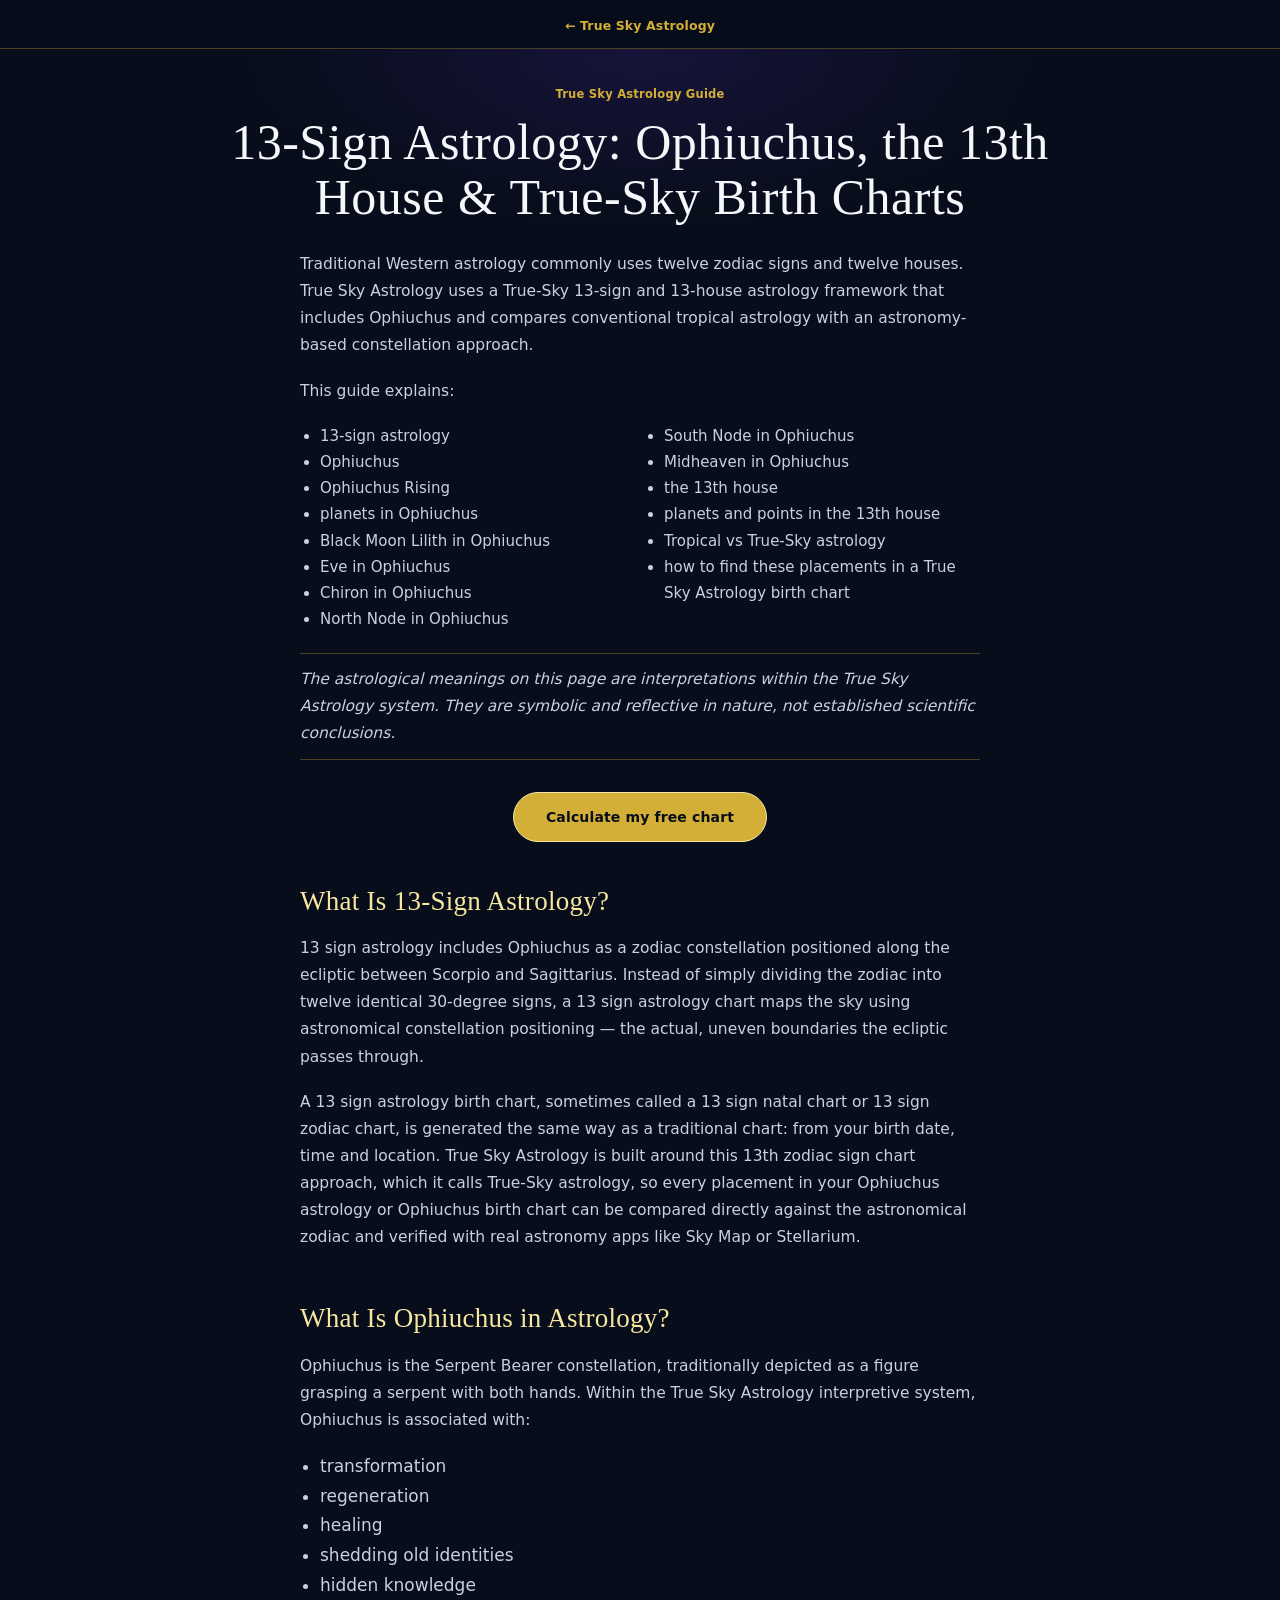
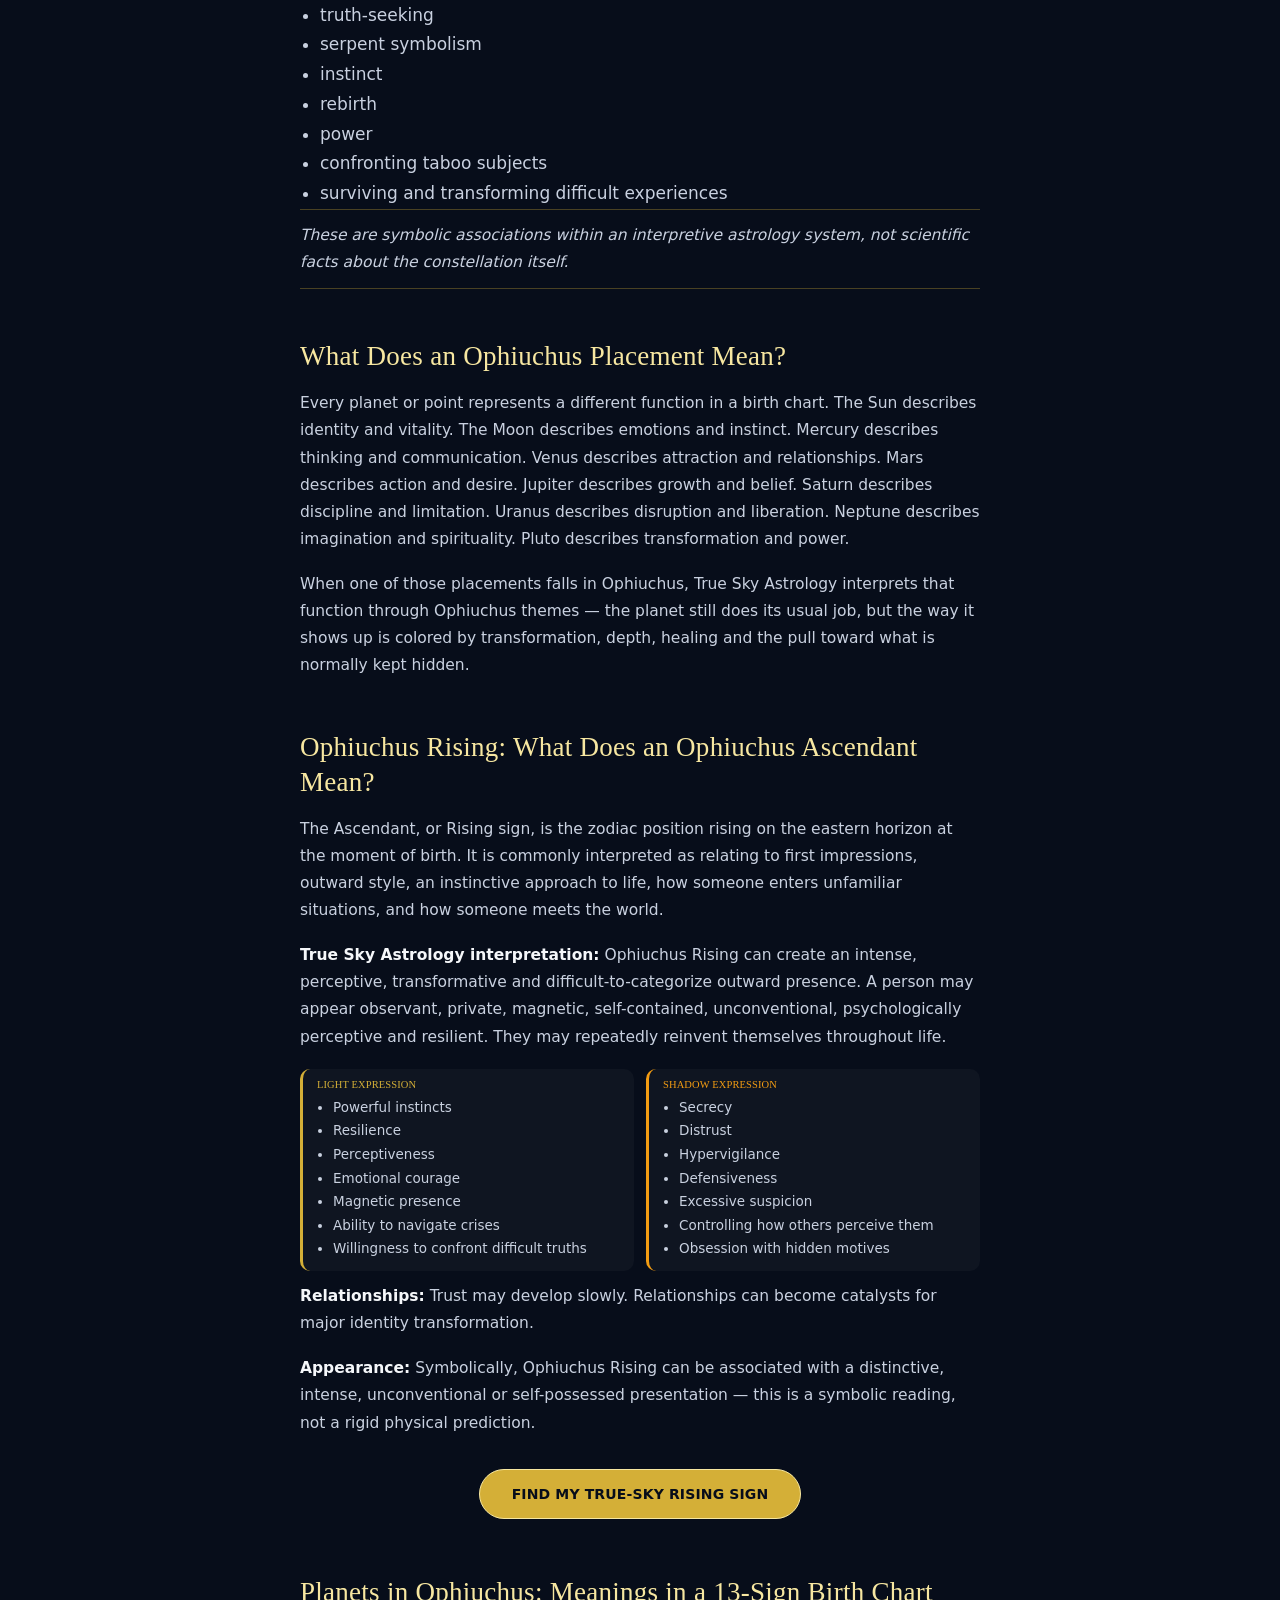
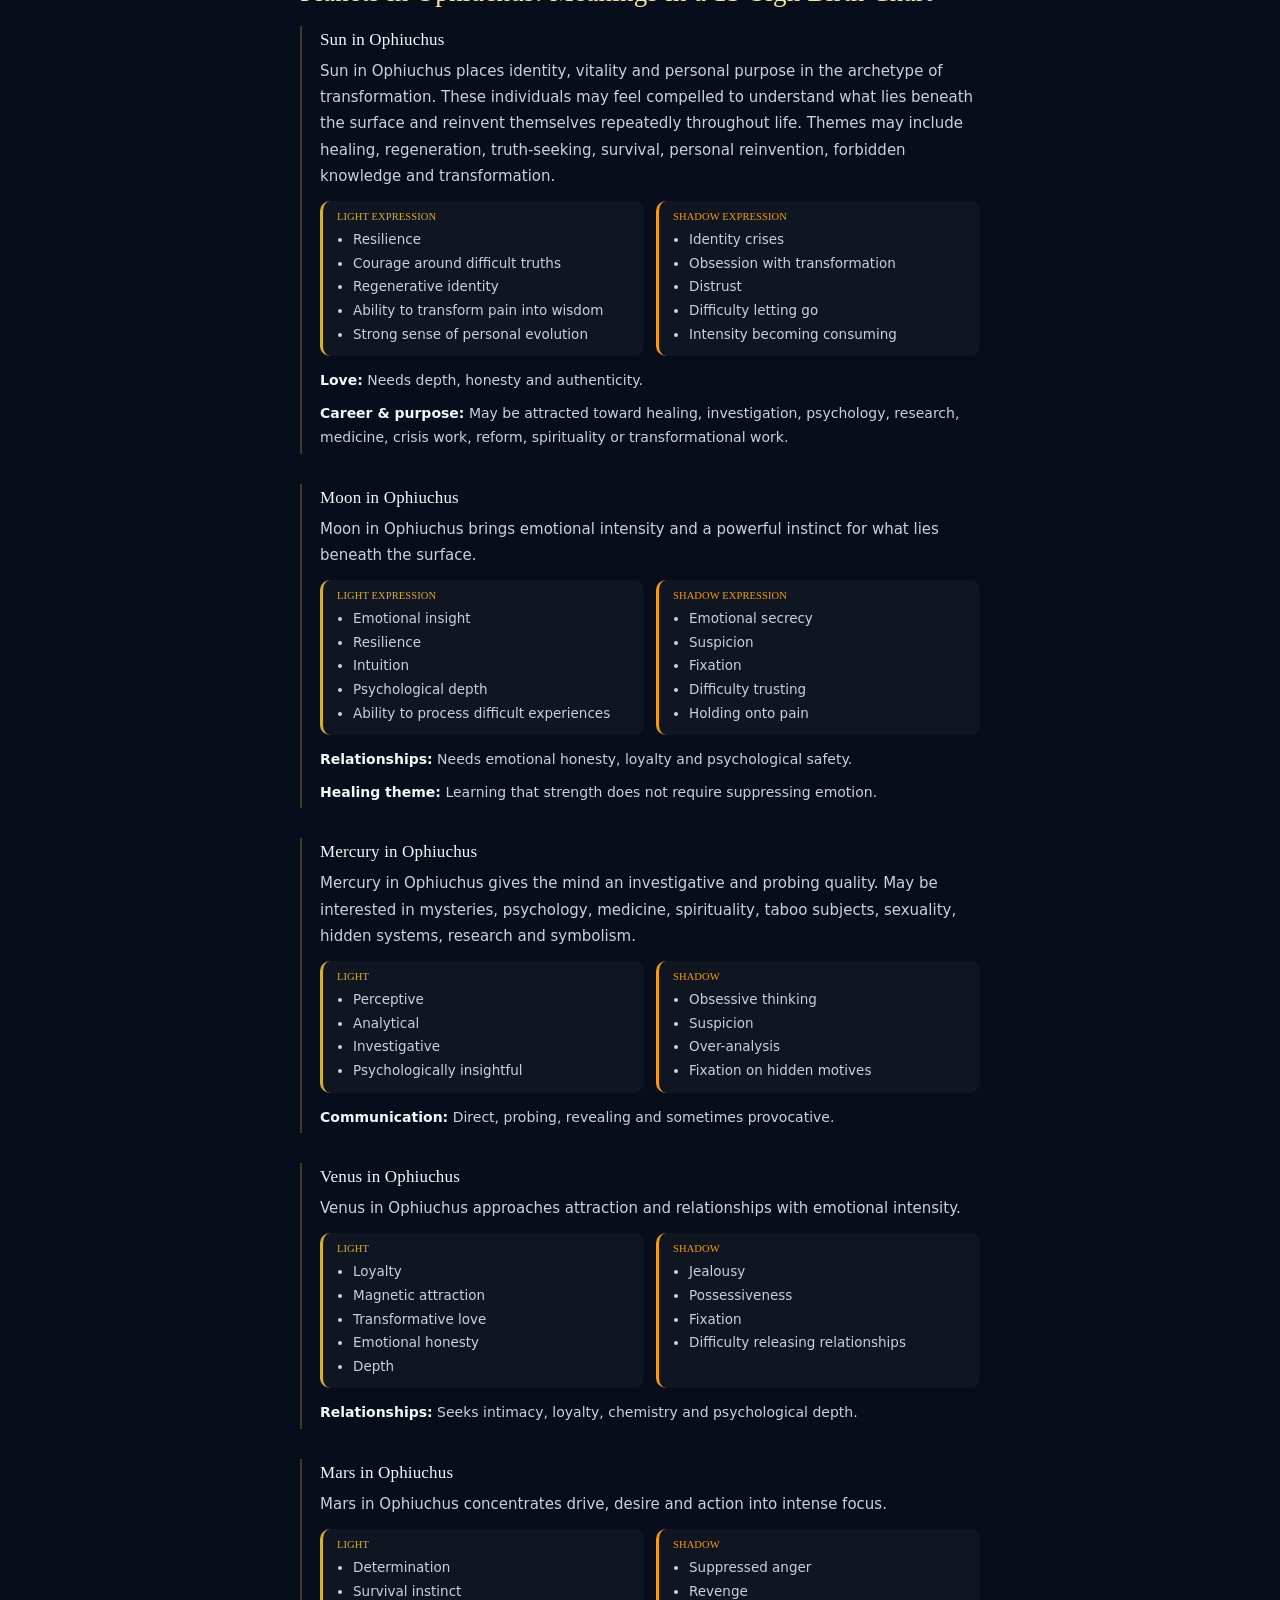
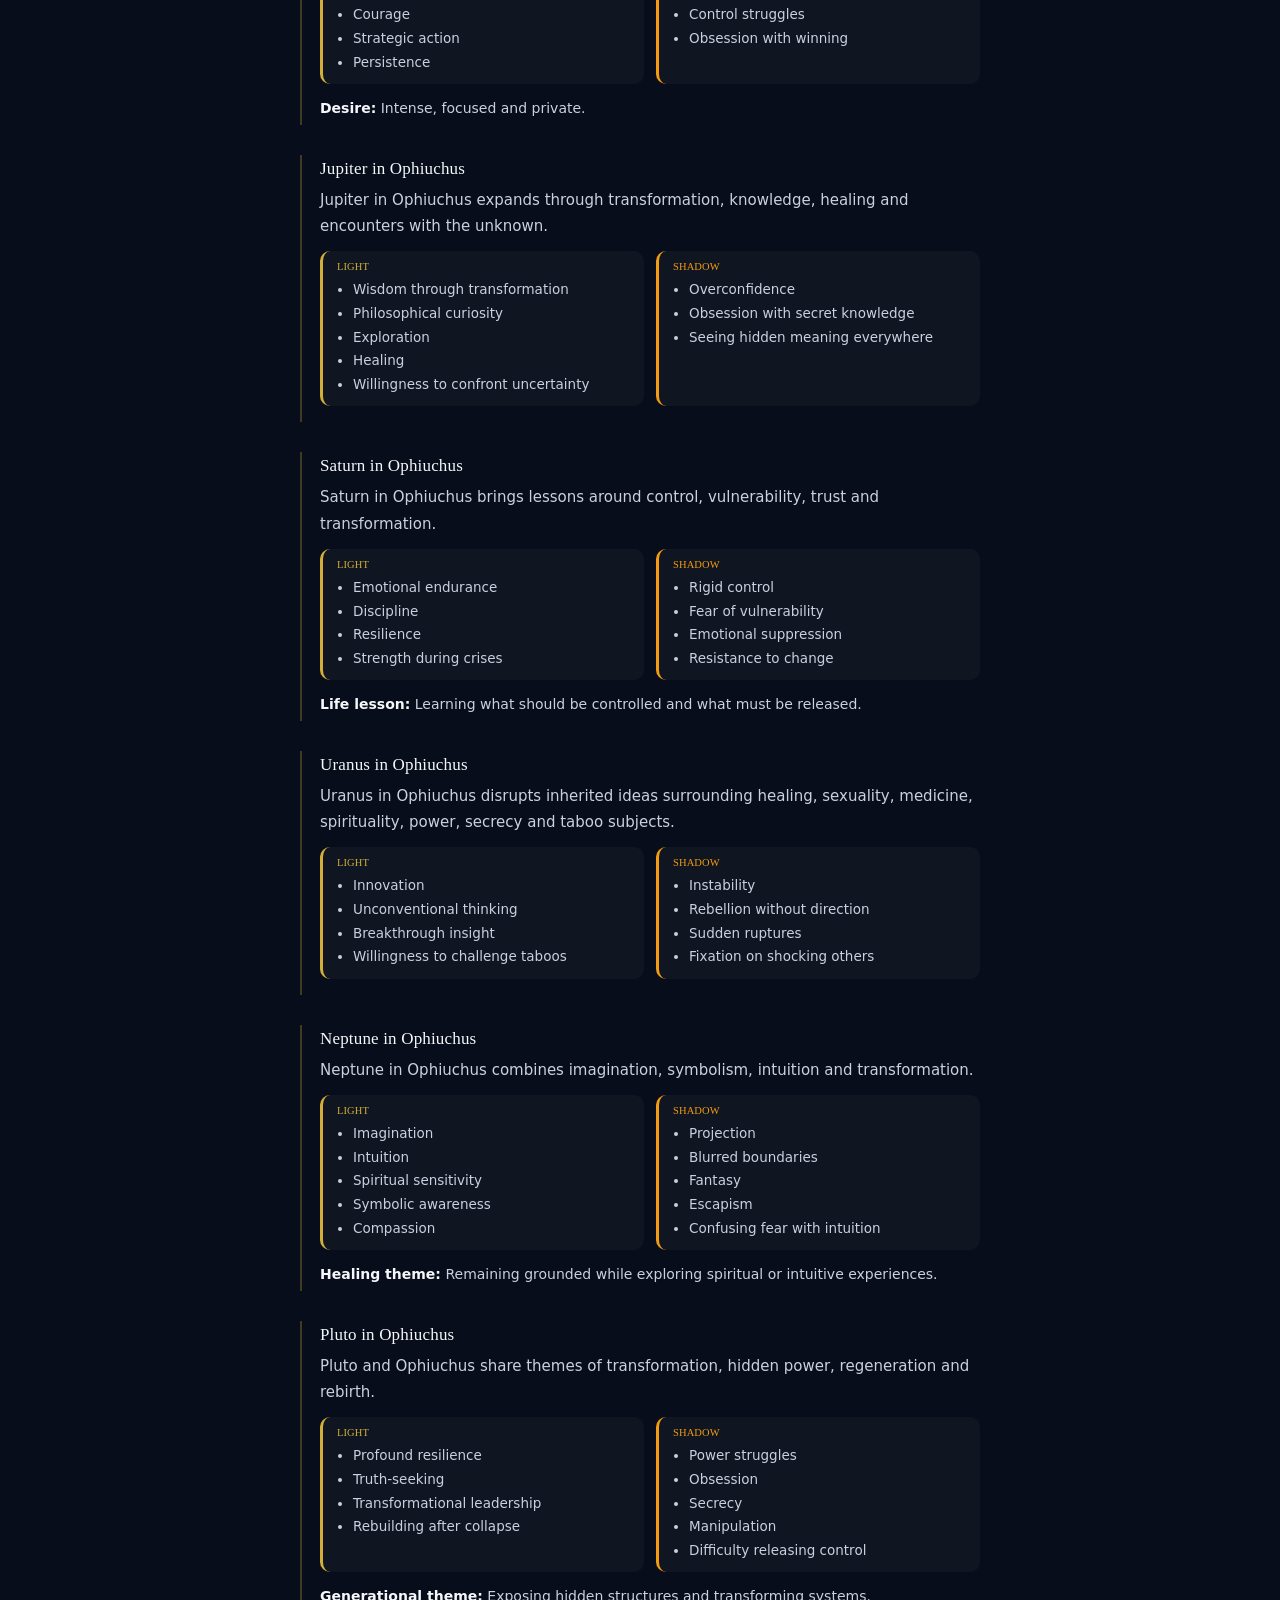
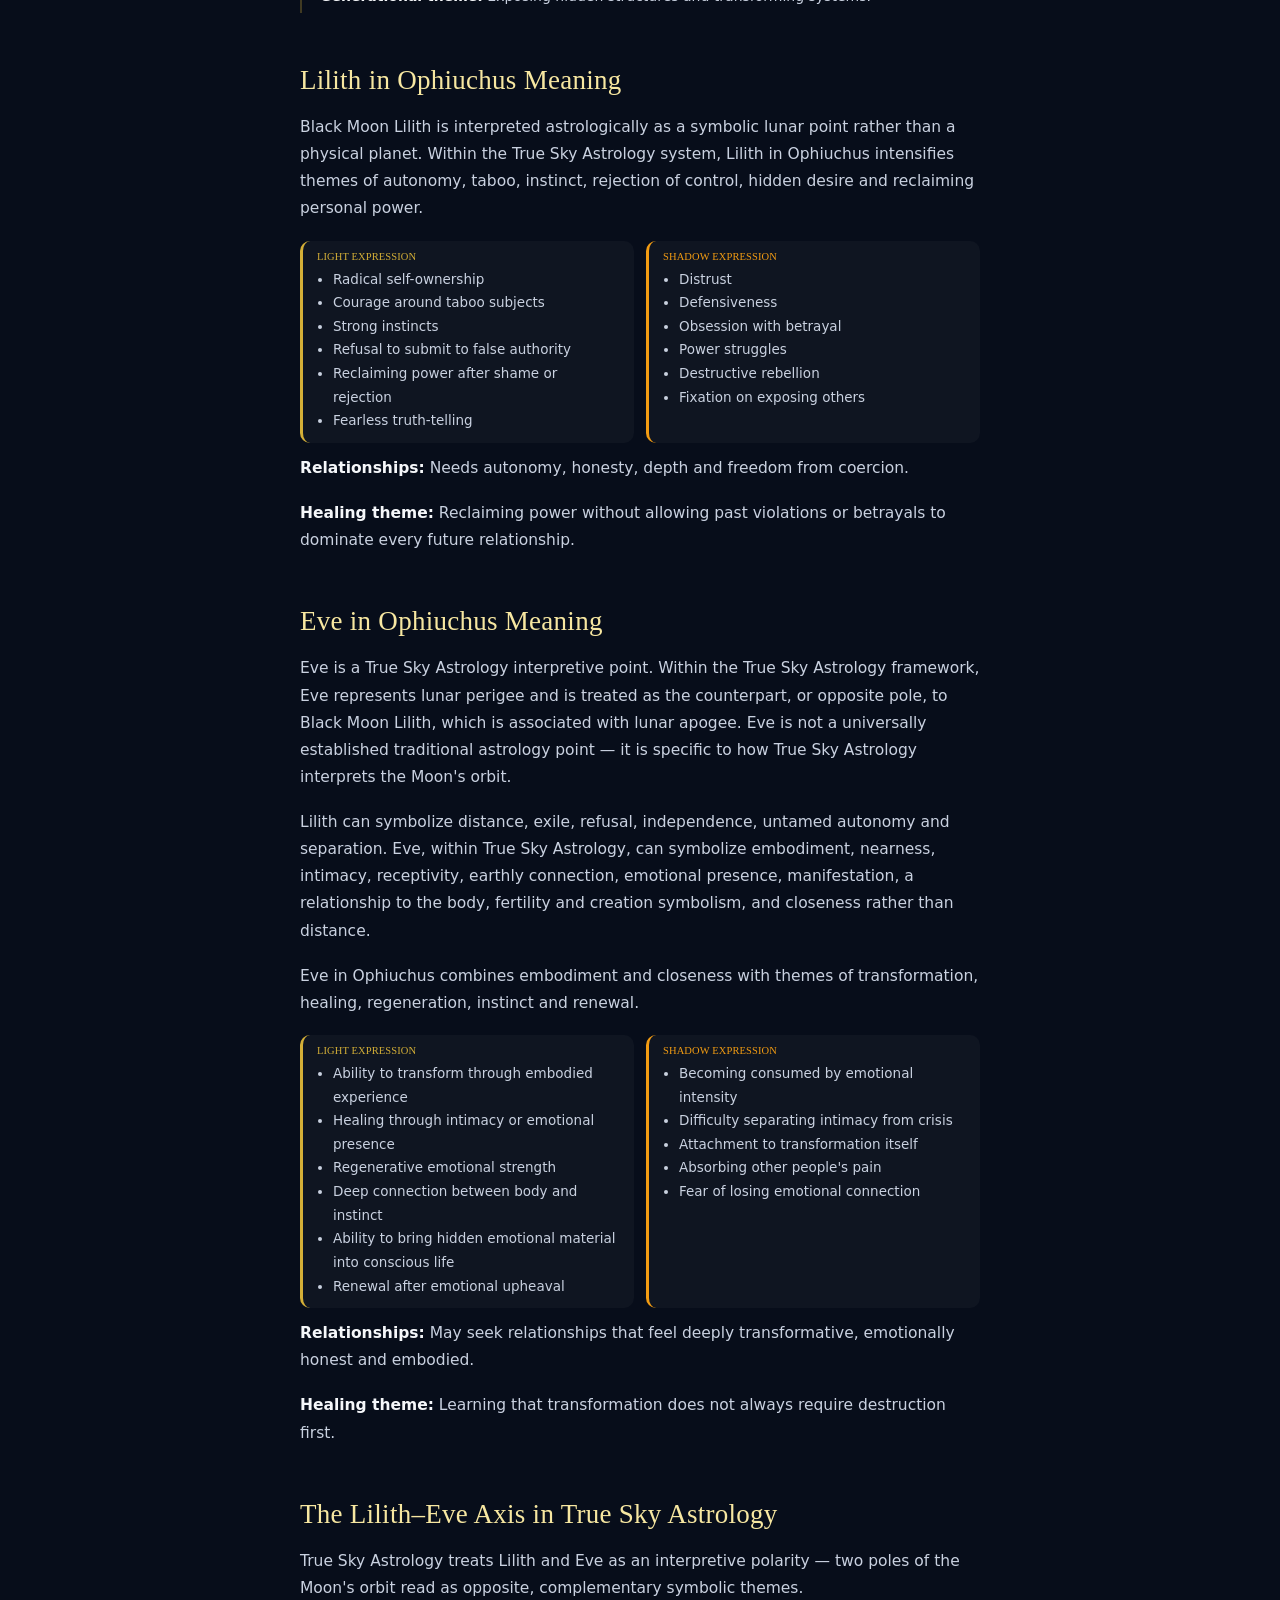
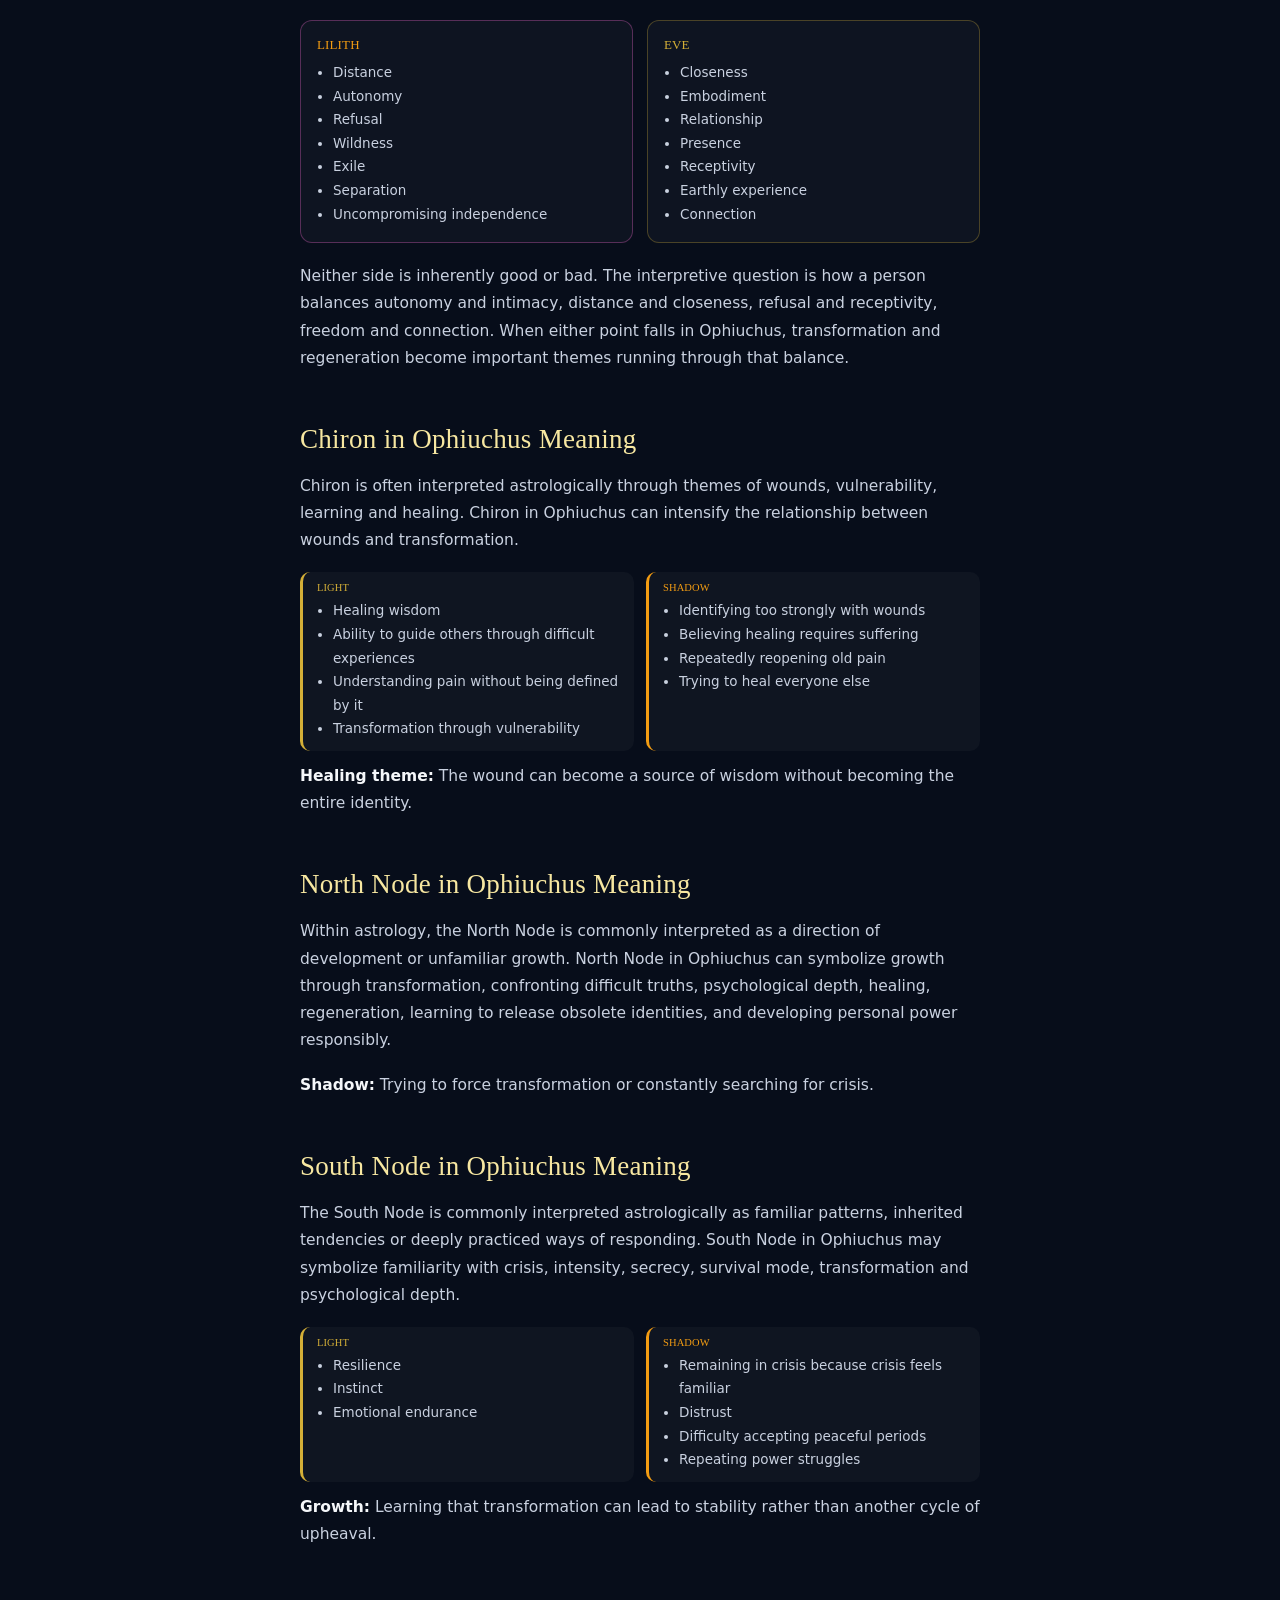
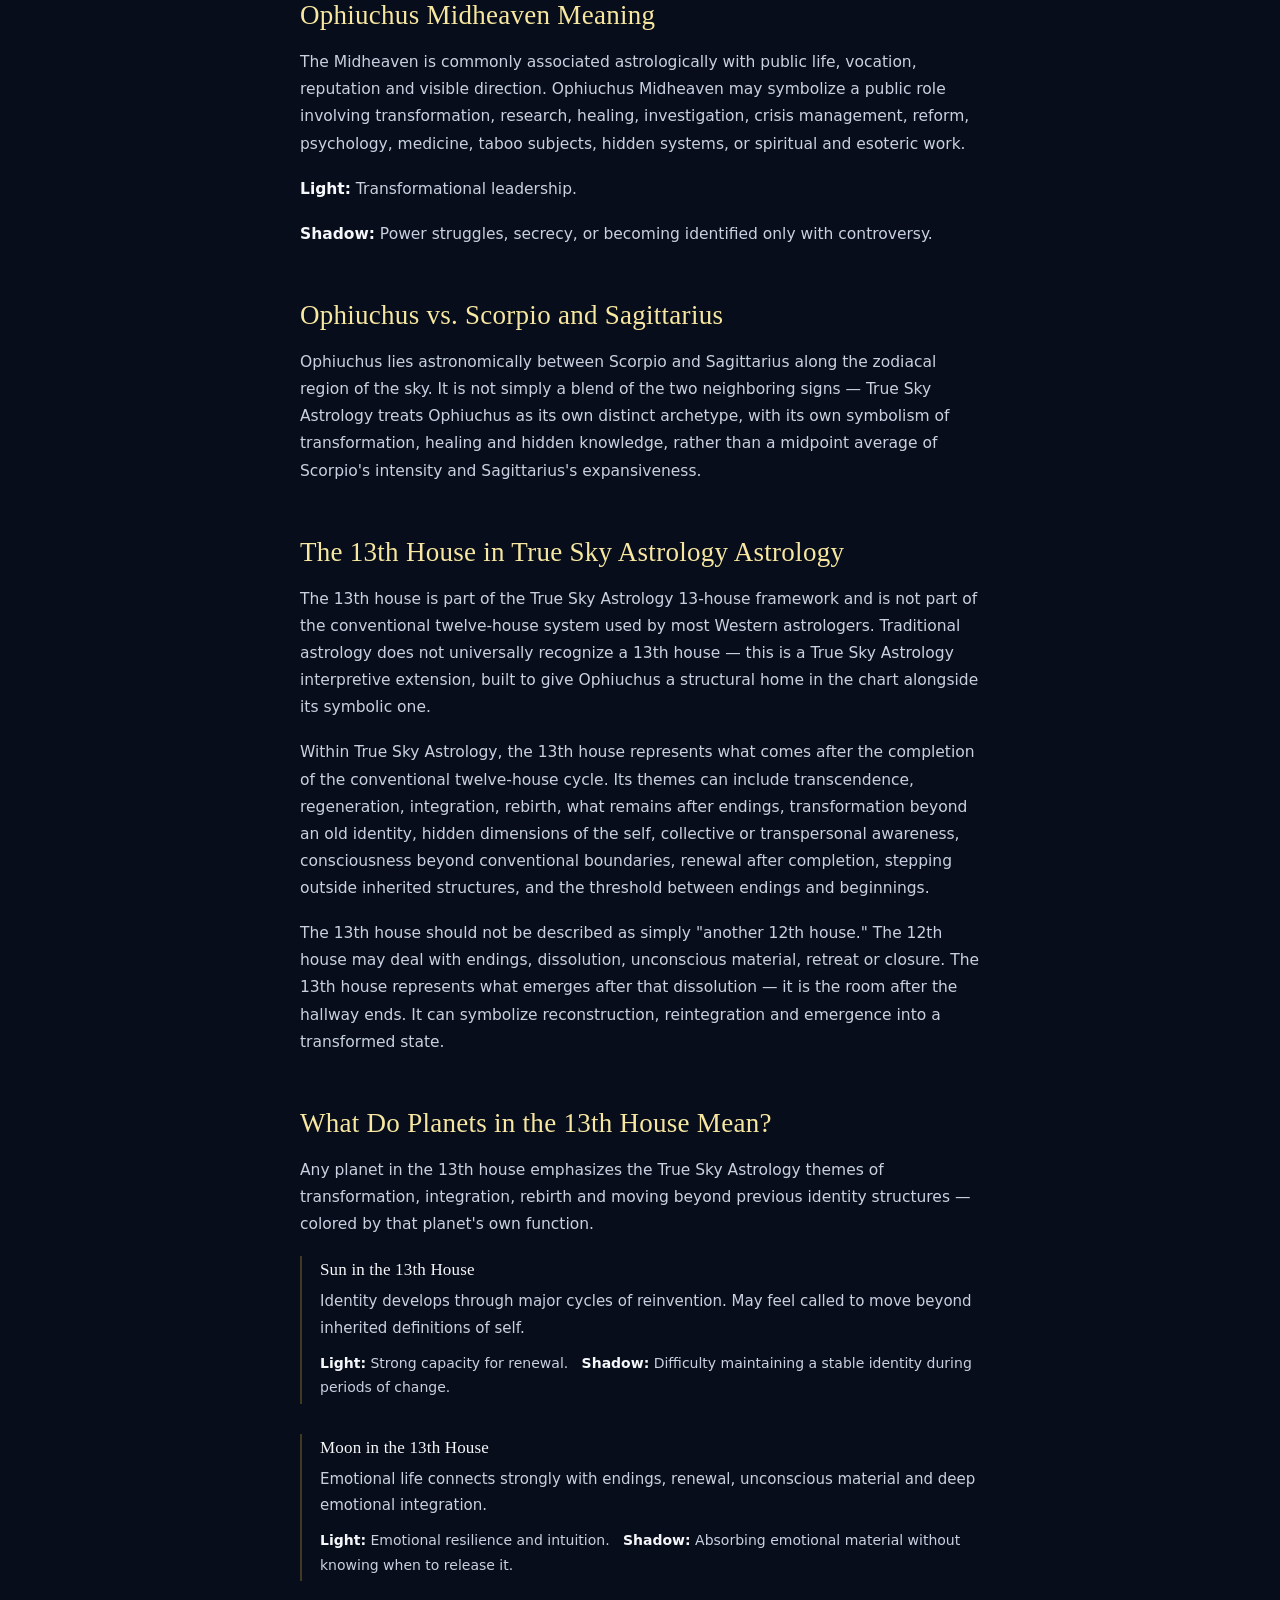
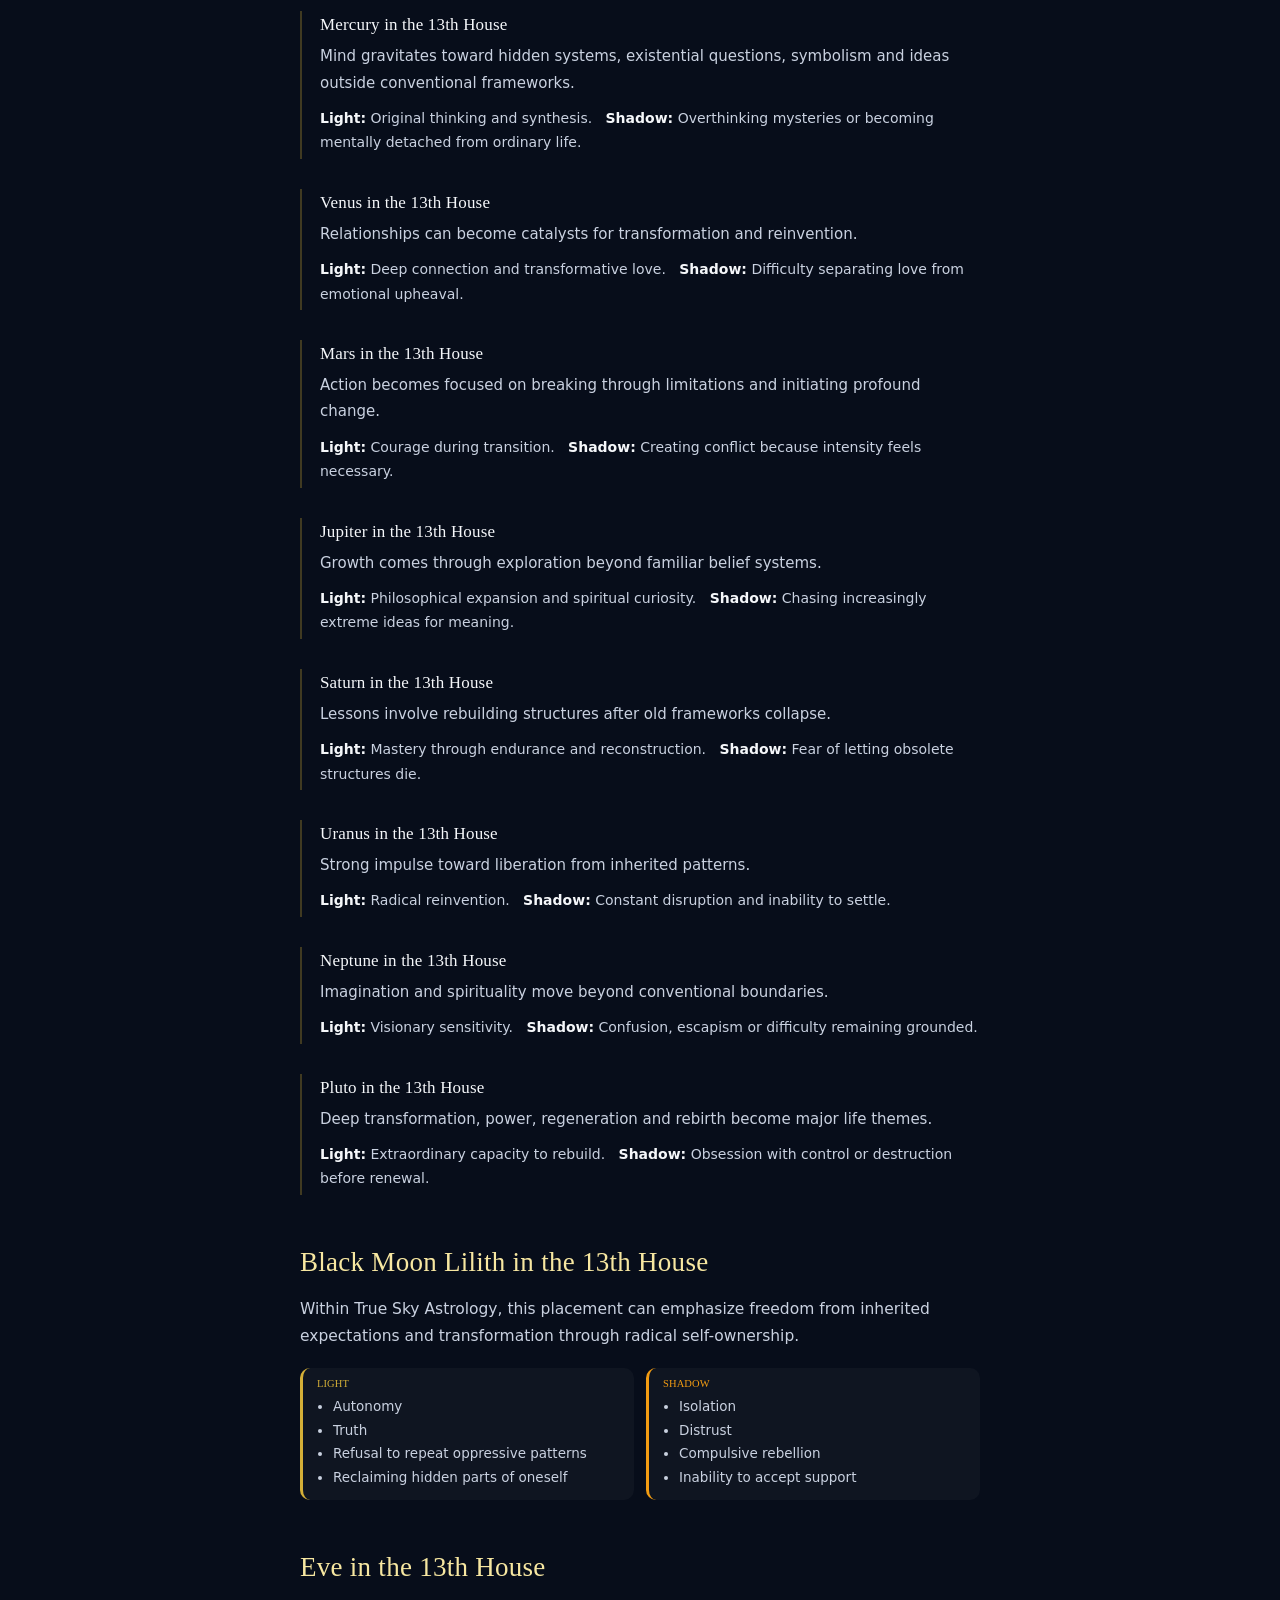
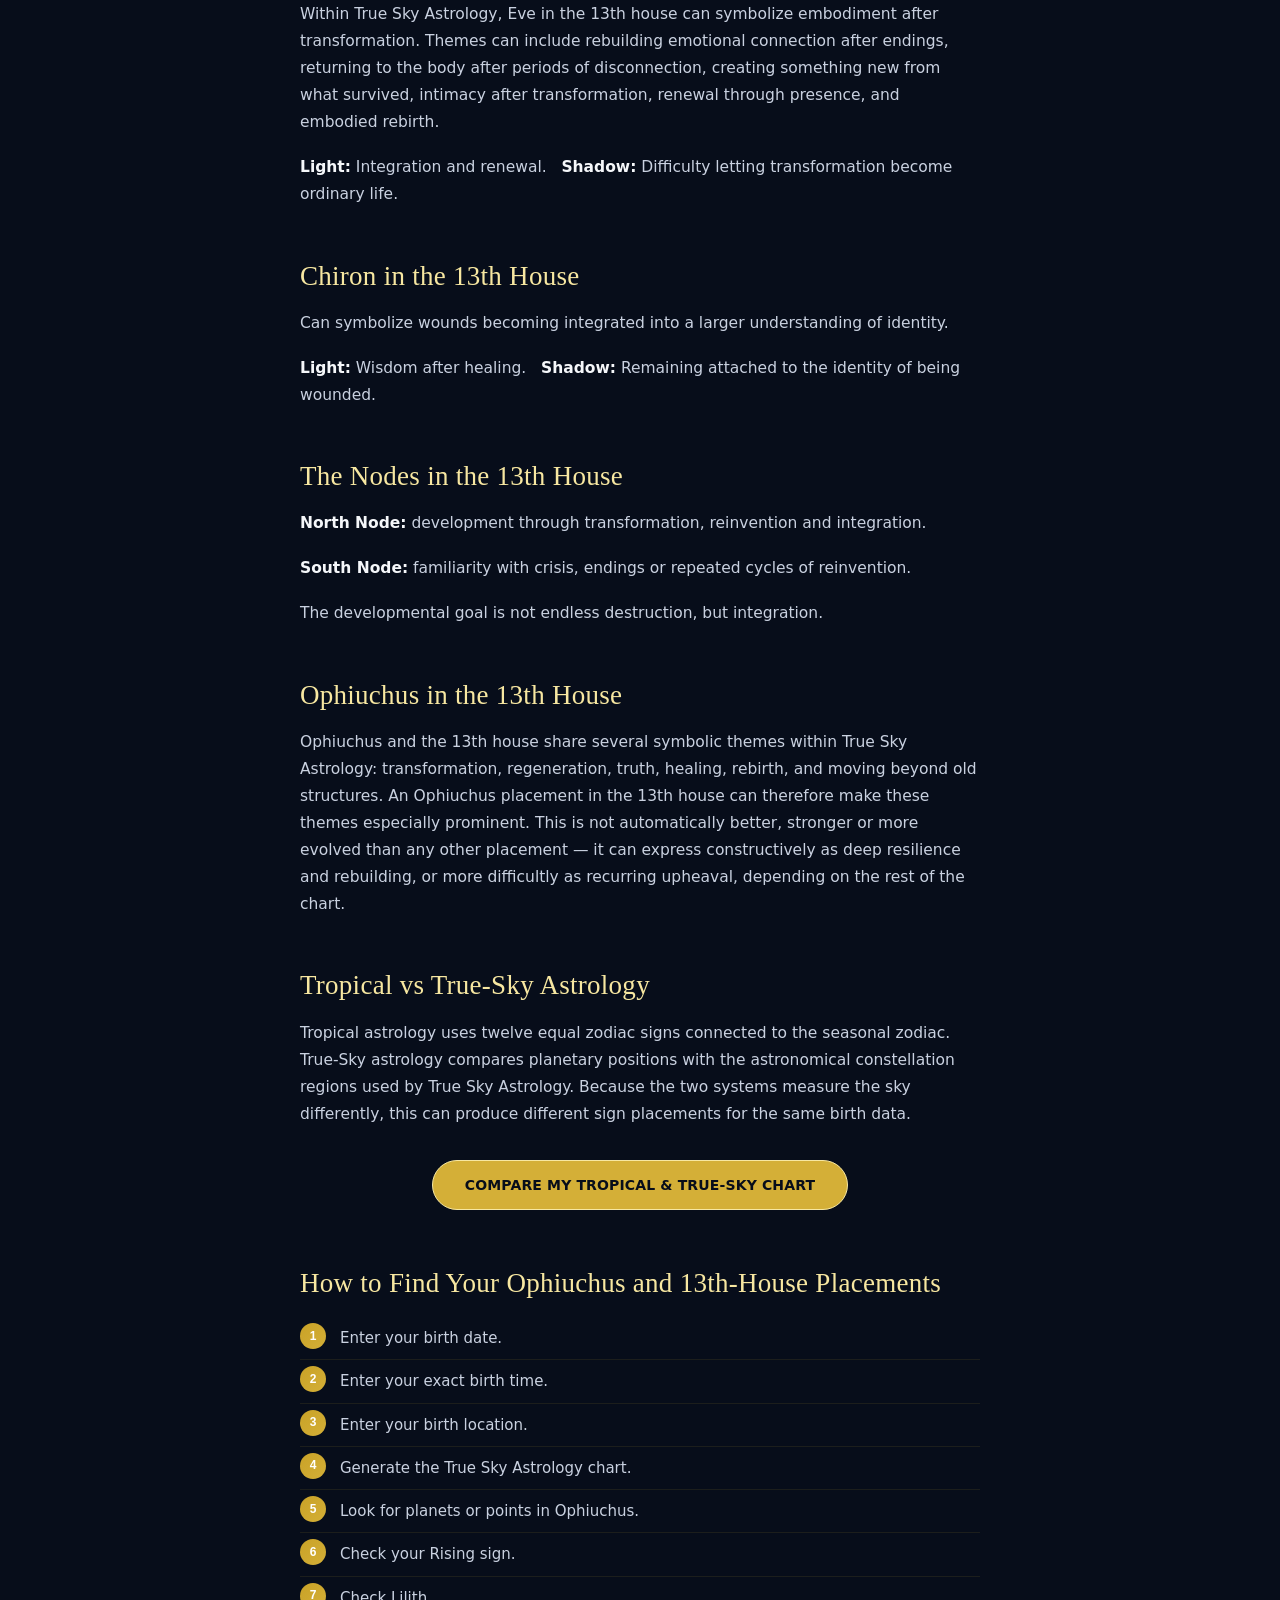
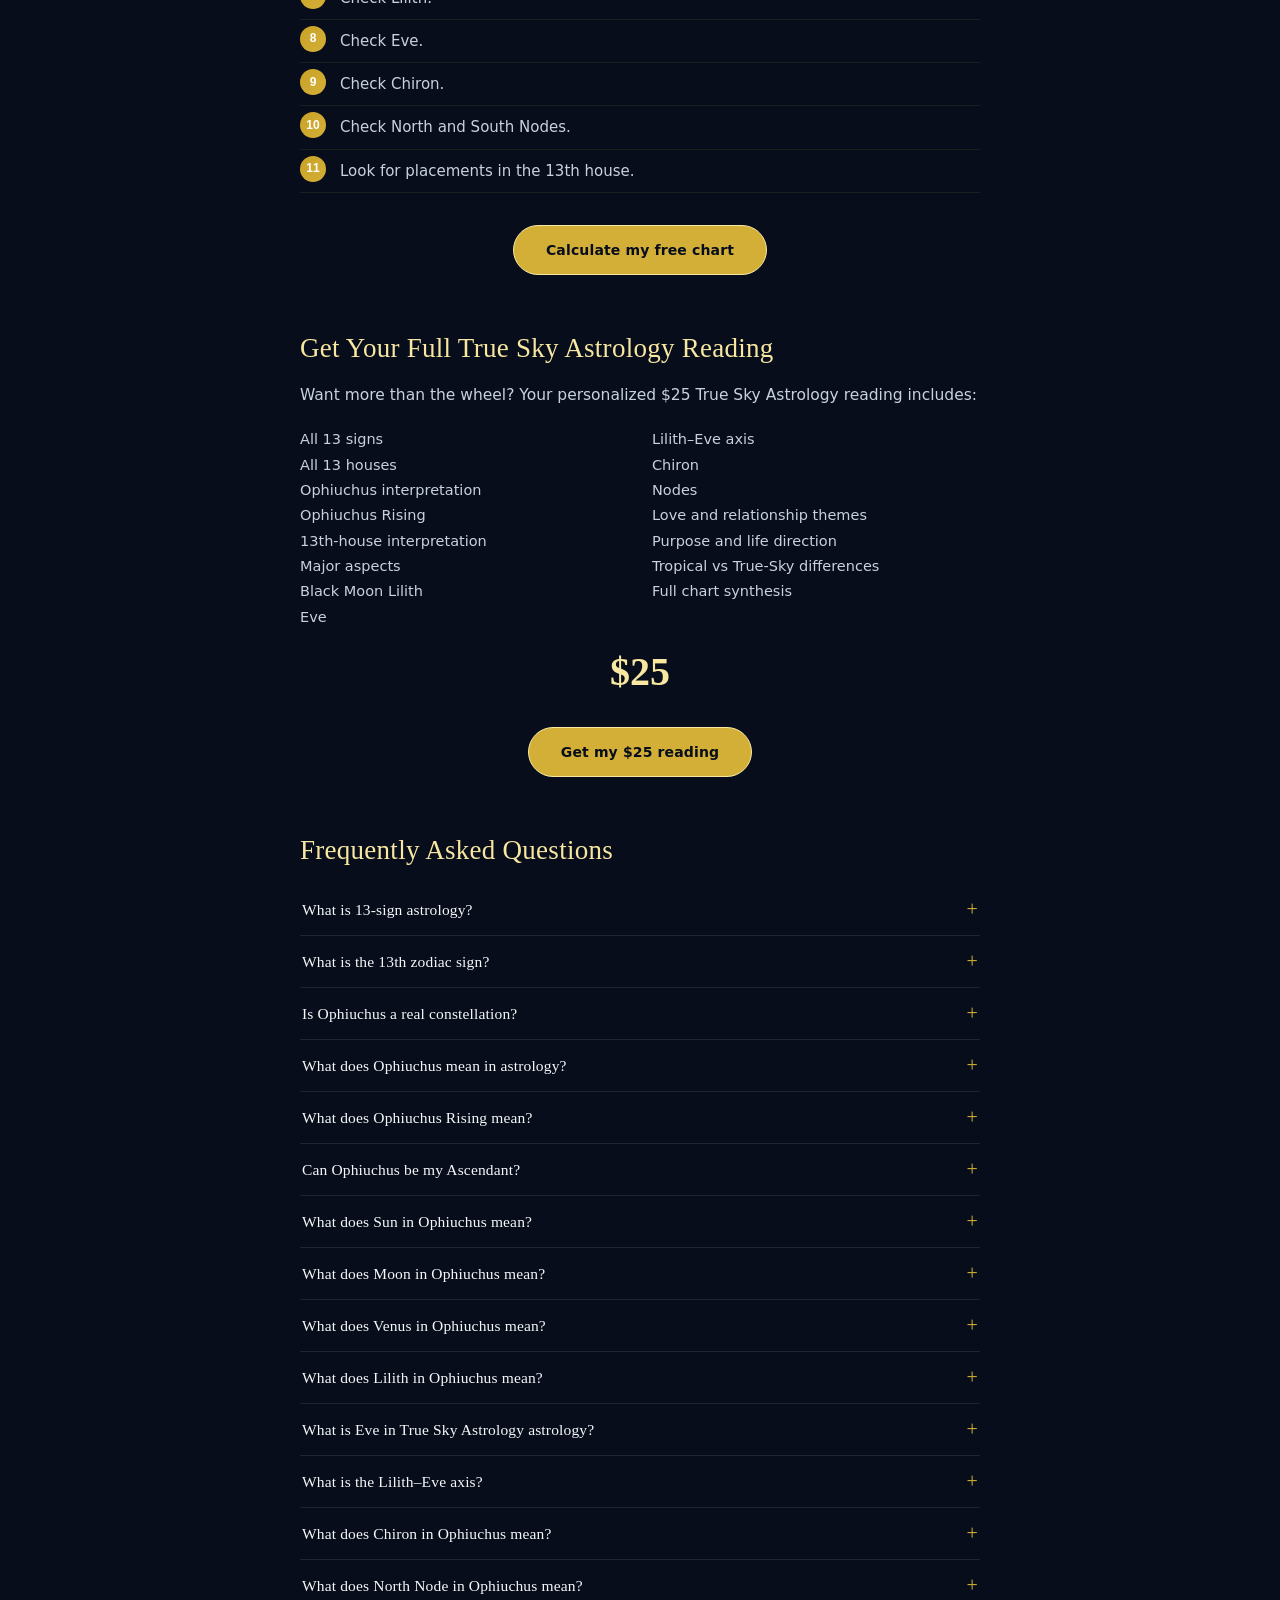
<file: 13-sign-astrology.html>
<!doctype html>
<html lang="en">
<head>
<meta charset="utf-8"/>
<meta name="viewport" content="width=device-width,initial-scale=1"/>
<meta http-equiv="Content-Security-Policy" content="default-src 'self'; script-src 'self' 'unsafe-inline' https://cdn.jsdelivr.net https://www.googletagmanager.com; style-src 'self' 'unsafe-inline' https://fonts.googleapis.com; font-src 'self' https://fonts.gstatic.com; img-src 'self' data:; connect-src 'self' https://nominatim.openstreetmap.org https://timeapi.io https://starchart13-fulfillment.lezkt1811.workers.dev https://www.google-analytics.com https://*.google-analytics.com https://*.analytics.google.com; object-src 'none'; base-uri 'self';">
<meta name="referrer" content="strict-origin-when-cross-origin">
<script async src="https://www.googletagmanager.com/gtag/js?id=G-M2TKEEQX6J"></script>
<script>window.dataLayer=window.dataLayer||[];function gtag(){dataLayer.push(arguments);}gtag("js",new Date());gtag("config","G-M2TKEEQX6J");</script>
<title>13-Sign Astrology Guide: Ophiuchus, the 13th House &amp; True Sky Charts | True Sky Astrology</title>
<meta name="description" content="Explore 13-sign astrology, Ophiuchus Rising, planets in Ophiuchus, Lilith and Eve in Ophiuchus, the 13th house, True-Sky astrology, and your free True Sky Astrology birth chart.">
<meta name="robots" content="index, follow">
<link rel="canonical" href="https://lezkt1811-maker.github.io/True-Sky-Astrology/13-sign-astrology.html">
<meta property="og:title" content="13-Sign Astrology Birth Chart: Ophiuchus, 13th House & Planet Meanings | True Sky Astrology">
<meta property="og:description" content="Explore 13-sign astrology, Ophiuchus Rising, planets in Ophiuchus, Lilith and Eve in Ophiuchus, the 13th house, True-Sky astrology, and your free True Sky Astrology birth chart.">
<meta property="og:url" content="https://lezkt1811-maker.github.io/True-Sky-Astrology/13-sign-astrology.html">
<meta property="og:type" content="article">
<meta name="theme-color" content="#070D1A">
<link rel="icon" type="image/png" sizes="192x192" href="icon-192.png">
<link rel="icon" type="image/png" sizes="512x512" href="icon-512.png">
<link rel="apple-touch-icon" href="icon-192.png">
<script type="application/ld+json">
{
  "@context": "https://schema.org",
  "@type": "Article",
  "headline": "13-Sign Astrology: Ophiuchus, the 13th House & True-Sky Birth Charts",
  "description": "Explore 13-sign astrology, Ophiuchus Rising, planets in Ophiuchus, Lilith and Eve in Ophiuchus, the 13th house, True-Sky astrology, and your free True Sky Astrology birth chart.",
  "url": "https://lezkt1811-maker.github.io/True-Sky-Astrology/13-sign-astrology.html",
  "publisher": { "@type": "Organization", "name": "True Sky Astrology", "url": "https://lezkt1811-maker.github.io/True-Sky-Astrology" }
}
</script>
<script type="application/ld+json">
{
  "@context": "https://schema.org",
  "@type": "FAQPage",
  "mainEntity": [
    {"@type":"Question","name":"What is 13-sign astrology?","acceptedAnswer":{"@type":"Answer","text":"13-sign astrology is a system that includes Ophiuchus as a 13th zodiac constellation alongside the traditional twelve. True Sky Astrology maps your chart against the real, astronomy-based constellation boundaries the ecliptic passes through, rather than dividing the sky into twelve equal 30-degree signs."}},
    {"@type":"Question","name":"What is the 13th zodiac sign?","acceptedAnswer":{"@type":"Answer","text":"The 13th zodiac sign is Ophiuchus, the Serpent Bearer, positioned along the ecliptic between Scorpio and Sagittarius. It is included in True Sky's True-Sky 13-sign framework."}},
    {"@type":"Question","name":"Is Ophiuchus a real constellation?","acceptedAnswer":{"@type":"Answer","text":"Yes. Ophiuchus is a real constellation recognized in astronomy, and the ecliptic passes directly through it for several weeks each year. True Sky Astrology uses this astronomical positioning as the basis for its True-Sky chart."}},
    {"@type":"Question","name":"What does Ophiuchus mean in astrology?","acceptedAnswer":{"@type":"Answer","text":"Within the True Sky Astrology interpretive system, Ophiuchus is associated with transformation, healing, regeneration, hidden knowledge, truth-seeking, instinct, and rebirth. These are symbolic interpretations, not scientific claims."}},
    {"@type":"Question","name":"What does Ophiuchus Rising mean?","acceptedAnswer":{"@type":"Answer","text":"Ophiuchus Rising describes an outward presence that True Sky Astrology interprets as perceptive, private, magnetic and transformative — someone who may reinvent how they present themselves throughout life."}},
    {"@type":"Question","name":"Can Ophiuchus be my Ascendant?","acceptedAnswer":{"@type":"Answer","text":"Yes. In a True-Sky chart, the Ascendant can fall in Ophiuchus depending on your exact birth time and location. Generate your free True Sky Astrology chart to see your True-Sky Rising placement."}},
    {"@type":"Question","name":"What does Sun in Ophiuchus mean?","acceptedAnswer":{"@type":"Answer","text":"Sun in Ophiuchus places identity, vitality and personal purpose in the archetype of transformation, often bringing a compulsion to understand what lies beneath the surface and to reinvent oneself repeatedly."}},
    {"@type":"Question","name":"What does Moon in Ophiuchus mean?","acceptedAnswer":{"@type":"Answer","text":"Moon in Ophiuchus brings emotional intensity and a powerful instinct for what lies beneath the surface, with emotional growth often coming through releasing what has become stagnant or painful."}},
    {"@type":"Question","name":"What does Venus in Ophiuchus mean?","acceptedAnswer":{"@type":"Answer","text":"Venus in Ophiuchus approaches attraction and relationships with emotional intensity, seeking loyalty, chemistry and psychological depth rather than casual or surface-level connection."}},
    {"@type":"Question","name":"What does Lilith in Ophiuchus mean?","acceptedAnswer":{"@type":"Answer","text":"Lilith in Ophiuchus intensifies themes of autonomy, taboo, instinct, rejection of control, hidden desire and reclaiming personal power, within the True Sky Astrology interpretive system."}},
    {"@type":"Question","name":"What is Eve in True Sky Astrology astrology?","acceptedAnswer":{"@type":"Answer","text":"Eve is a True Sky Astrology interpretive point representing lunar perigee, treated as the counterpart to Black Moon Lilith (lunar apogee). Where Lilith can symbolize distance and autonomy, Eve can symbolize embodiment, closeness and intimacy. Eve is not a universally established traditional astrology point."}},
    {"@type":"Question","name":"What is the Lilith–Eve axis?","acceptedAnswer":{"@type":"Answer","text":"The Lilith–Eve axis is a True Sky Astrology interpretive polarity between Lilith (distance, autonomy, refusal) and Eve (closeness, embodiment, connection). Neither side is inherently better; the axis describes how a person balances autonomy and intimacy."}},
    {"@type":"Question","name":"What does Chiron in Ophiuchus mean?","acceptedAnswer":{"@type":"Answer","text":"Chiron in Ophiuchus can intensify the relationship between wounds and transformation, often bringing healing wisdom and the ability to guide others through difficult experiences."}},
    {"@type":"Question","name":"What does North Node in Ophiuchus mean?","acceptedAnswer":{"@type":"Answer","text":"North Node in Ophiuchus can symbolize growth through transformation, confronting difficult truths, psychological depth, healing and learning to release obsolete identities."}},
    {"@type":"Question","name":"What is the 13th house?","acceptedAnswer":{"@type":"Answer","text":"The 13th house is part of the True Sky Astrology 13-house framework, representing what comes after the completion of the conventional twelve-house cycle — themes of transcendence, regeneration, integration and rebirth. It is not part of the conventional twelve-house system used by most Western astrologers."}},
    {"@type":"Question","name":"Is the 13th house the same as the 12th house?","acceptedAnswer":{"@type":"Answer","text":"No. Within True Sky Astrology, the 12th house deals with endings, dissolution and unconscious material, while the 13th house represents what emerges after that dissolution — reconstruction and emergence into a transformed state."}},
    {"@type":"Question","name":"What does a planet in the 13th house mean?","acceptedAnswer":{"@type":"Answer","text":"A planet in the 13th house emphasizes True Sky Astrology themes of transformation, integration, rebirth and moving beyond previous identity structures, colored by that planet's own function."}},
    {"@type":"Question","name":"What does Ophiuchus in the 13th house mean?","acceptedAnswer":{"@type":"Answer","text":"Ophiuchus and the 13th house share themes of transformation, regeneration, truth and rebirth within True Sky Astrology, so a placement combining both can make these themes especially prominent — for better or for more difficult expressions, depending on the rest of the chart."}},
    {"@type":"Question","name":"How do I find my 13-sign birth chart?","acceptedAnswer":{"@type":"Answer","text":"Enter your birth date, exact birth time and birth location into the free True Sky Astrology chart generator. Your results will show your True-Sky placements, including any planets or points in Ophiuchus or the 13th house."}},
    {"@type":"Question","name":"Why does my True-Sky chart differ from my tropical chart?","acceptedAnswer":{"@type":"Answer","text":"Tropical astrology divides the zodiac into twelve equal 30-degree signs tied to the seasons. True-Sky astrology instead maps your planets against the real, uneven boundaries of the thirteen constellations the ecliptic actually passes through, which can shift some placements into different signs, including Ophiuchus."}}
  ]
}
</script>
<style>

:root{
  --blue:#C9A227;
  --cyan:#D4AF37;
  --indigo:#8A97B5;
  --violet:#E9D8A6;
  --magenta:#F39C12;
  --ink:#F5F7FA;
  --muted:rgba(224,236,255,0.95);
  --soft:rgba(224,236,255,0.86);
}
*{box-sizing:border-box;margin:0;padding:0}
html{background:#070D1A;overflow-x:hidden;}
body{
  background:#070D1A;
  color:var(--ink);
  font-family:'IBM Plex Sans',Arial,sans-serif;
  min-height:100vh;
  -webkit-text-size-adjust:100%;
  overflow-x:hidden;
}
a{color:inherit}
ul{padding-left:20px}

.topnav{
  padding:14px 16px;
  text-align:center;
  border-bottom:1px solid rgba(212,175,55,.18);
  background:#070D1A;
}
.topnav a{
  display:inline-flex;
  align-items:center;
  gap:6px;
  color:var(--cyan);
  text-decoration:none;
  font-family:'IBM Plex Sans',sans-serif;
  font-weight:800;
  font-size:12.5px;
  letter-spacing:.10em;
  text-transform:uppercase;
}

.hero{
  max-width:900px;
  margin:0 auto;
  padding:38px 20px 8px;
  text-align:center;
  background:radial-gradient(ellipse at 50% 0%, rgba(120,60,255,.14), transparent 62%);
}
.eyebrow{
  font-family:'IBM Plex Sans',sans-serif;
  font-weight:800;
  font-size:11.5px;
  letter-spacing:.2em;
  text-transform:uppercase;
  color:var(--magenta);
  margin-bottom:14px;
}
h1{
  font-family:'IBM Plex Sans',sans-serif;
  font-weight:900;
  font-size:clamp(23px,5.4vw,38px);
  line-height:1.28;
  letter-spacing:.01em;
  background:linear-gradient(100deg,var(--cyan),var(--violet),var(--magenta),var(--cyan));
  background-size:240% auto;
  -webkit-background-clip:text;background-clip:text;
  color:transparent;-webkit-text-fill-color:transparent;
  animation:sc13GuideShimmer 7s linear infinite;
  margin:0 0 18px;
}
@keyframes sc13GuideShimmer{0%{background-position:0% center}100%{background-position:240% center}}

.guide{
  max-width:860px;
  margin:0 auto;
  padding:0 20px 20px;
}
.lede{
  font-size:16px;
  line-height:1.9;
  color:var(--muted);
  max-width:820px;
  margin:0 auto 18px;
  text-align:left;
}
.intro-list{
  font-size:15px;
  line-height:2;
  color:var(--soft);
  margin:0 0 20px;
  columns:2;
  -webkit-columns:2;
  column-gap:28px;
}
@media (max-width:560px){ .intro-list{columns:1} }
.disclaimer{
  font-size:12.5px;
  line-height:1.7;
  color:rgba(224,236,255,0.8);
  font-style:italic;
  border-top:1px solid rgba(212,175,55,.14);
  border-bottom:1px solid rgba(212,175,55,.14);
  padding:12px 0;
  margin:18px 0 26px;
}

.guide-cta,.guide-cta-gold{
  display:inline-block;
  padding:16px 32px;
  border-radius:999px;
  font-family:'IBM Plex Sans',sans-serif;
  font-weight:900;
  font-size:14px;
  letter-spacing:.05em;
  text-decoration:none;
  text-align:center;
}
.guide-cta{
  border:1px solid rgba(212,175,55,.6);
  background:linear-gradient(90deg,#C9A227,#D4AF37);
  color:#fff;
  box-shadow:0 0 26px rgba(212,175,55,0.9);
}
.guide-cta-gold{
  border:1px solid rgba(233,216,166,.85);
  background:linear-gradient(90deg,#E9D8A6,#F39C12);
  color:#fff;
  box-shadow:0 0 22px rgba(243,156,18,0.9);
}
.guide-cta:active,.guide-cta-gold:active{transform:scale(.98)}
.cta-row{text-align:center;margin:26px auto 36px;padding:0 4px;}
.cta-row .guide-cta,.cta-row .guide-cta-gold{margin:6px 8px;}

.guide h2{
  font-family:'IBM Plex Sans',sans-serif;
  font-weight:900;
  font-size:clamp(20px,4.4vw,27px);
  line-height:1.3;
  margin:50px 0 16px;
  background:linear-gradient(100deg,var(--cyan),var(--violet),var(--magenta),var(--cyan));
  background-size:240% auto;
  -webkit-background-clip:text;background-clip:text;
  color:transparent;-webkit-text-fill-color:transparent;
}
.guide h2:first-of-type{margin-top:10px}
.guide p{
  font-size:15.5px;
  line-height:1.9;
  color:var(--muted);
  margin:0 0 18px;
}

.entry{
  padding:4px 0 4px 18px;
  border-left:2px solid rgba(212,175,55,.28);
  margin:0 0 30px;
}
.entry h3{
  font-family:'IBM Plex Sans',sans-serif;
  font-weight:800;
  font-size:17px;
  letter-spacing:.02em;
  color:var(--cyan);
  margin:0 0 8px;
}
.entry p{margin:0 0 10px;font-size:15px;color:var(--soft);line-height:1.85}
.entry .meta-line{font-size:14px;margin:8px 0 0;}
.meta-line strong{color:var(--violet);}

.ls{display:grid;grid-template-columns:1fr 1fr;gap:12px;margin:12px 0;}
@media (max-width:520px){ .ls{grid-template-columns:1fr} }
.ls-col{background:rgba(255,255,255,.03);border-radius:10px;padding:10px 14px;}
.ls-col.light{border-left:3px solid var(--cyan);}
.ls-col.shadow{border-left:3px solid var(--magenta);}
.ls-col h4{
  font-family:'IBM Plex Sans',sans-serif;
  font-size:10.5px;
  font-weight:800;
  text-transform:uppercase;
  letter-spacing:.12em;
  margin-bottom:6px;
}
.ls-col.light h4{color:var(--cyan);}
.ls-col.shadow h4{color:var(--magenta);}
.ls-col ul{margin:0;padding-left:16px;font-size:13.5px;line-height:1.75;color:var(--soft);}

.axis-grid{display:grid;grid-template-columns:1fr 1fr;gap:14px;margin:14px 0 20px;}
@media (max-width:520px){ .axis-grid{grid-template-columns:1fr} }
.axis-col{border-radius:12px;padding:16px 16px;background:rgba(255,255,255,.03);}
.axis-col.lilith{border:1px solid rgba(255,107,214,.3);}
.axis-col.eve{border:1px solid rgba(212,175,55,.3);}
.axis-col h4{font-family:'IBM Plex Sans',sans-serif;font-size:13px;font-weight:900;letter-spacing:.08em;text-transform:uppercase;margin-bottom:8px;}
.axis-col.lilith h4{color:var(--magenta);}
.axis-col.eve h4{color:var(--cyan);}
.axis-col ul{margin:0;padding-left:16px;font-size:13.5px;line-height:1.8;color:var(--soft);}

.steps{counter-reset:sc13step;list-style:none;padding:0;margin:0 0 10px;}
.steps li{
  counter-increment:sc13step;
  position:relative;
  padding:8px 0 8px 40px;
  font-size:15px;
  line-height:1.7;
  color:var(--muted);
  border-bottom:1px solid rgba(212,175,55,.10);
}
.steps li::before{
  content:counter(sc13step);
  position:absolute;left:0;top:6px;
  width:26px;height:26px;
  border-radius:50%;
  background:linear-gradient(135deg,#C9A227,#D4AF37);
  color:#fff;
  font-family:'IBM Plex Sans',sans-serif;font-weight:900;font-size:12px;
  display:flex;align-items:center;justify-content:center;
}

.reading-list{
  columns:2;-webkit-columns:2;column-gap:24px;
  list-style:none;padding:0;margin:0 0 18px;
  font-size:14.5px;line-height:2;color:var(--soft);
}
@media (max-width:560px){ .reading-list{columns:1} }
.price-tag{
  text-align:center;
  font-family:'IBM Plex Sans',sans-serif;
  font-weight:900;
  font-size:40px;
  color:#F39C12;
  text-shadow:0 0 23px rgba(243,156,18,0.9);
  margin:6px 0 10px;
}

.faq{margin-top:6px}
.faq details{
  border-bottom:1px solid rgba(212,175,55,.14);
  padding:14px 2px;
}
.faq summary{
  cursor:pointer;
  list-style:none;
}
.faq summary::-webkit-details-marker{display:none}
.faq summary h3{
  font-family:'IBM Plex Sans',sans-serif;
  font-size:15.5px;
  font-weight:800;
  color:var(--ink);
  display:flex;
  align-items:center;
  justify-content:space-between;
  gap:10px;
}
.faq summary h3::after{
  content:'+';
  color:var(--cyan);
  font-size:20px;
  font-weight:400;
  flex-shrink:0;
}
.faq details[open] summary h3::after{content:'\2212';}
.faq details p{margin:10px 0 0;font-size:14.5px;color:var(--soft);line-height:1.8;}

.divider{max-width:860px;margin:6px auto 0;padding:0 20px;border-top:1px solid rgba(212,175,55,.14);}
.footer-nav{max-width:860px;margin:20px auto 46px;padding:0 20px;text-align:center;}
.footer-nav a{
  display:inline-block;padding:12px 22px;border-radius:999px;
  border:1px solid rgba(212,175,55,.35);background:rgba(212,175,55,.06);
  color:var(--cyan);text-decoration:none;font-family:'IBM Plex Sans',sans-serif;
  font-weight:800;font-size:13px;letter-spacing:.06em;
}

@media (max-width:480px){
  .hero{padding:30px 16px 6px}
  .guide{padding:0 16px 16px}
}
</style>
<link rel="preconnect" href="https://fonts.googleapis.com">
<link rel="preconnect" href="https://fonts.gstatic.com" crossorigin>
<link rel="stylesheet" href="https://fonts.googleapis.com/css2?family=IBM+Plex+Sans:wght@400;500;600&family=Marcellus&display=swap">
<link rel="icon" type="image/svg+xml" href="favicon.svg">
<link rel="stylesheet" href="css/true-sky.css">
<style>

body{font-size:17px;}
.topnav{border-bottom:1px solid var(--ts-hair);background:rgba(7,13,26,.85);backdrop-filter:blur(8px);}
.topnav a,.footer-nav a{color:var(--ts-gold) !important;font-family:var(--ts-sans) !important;text-transform:none !important;letter-spacing:.01em !important;text-shadow:none !important;}
.hero .eyebrow{color:var(--ts-gold) !important;text-transform:none !important;letter-spacing:.02em !important;font-family:var(--ts-sans) !important;text-shadow:none !important;}
.hero h1{color:var(--ts-ink) !important;background:none !important;-webkit-text-fill-color:currentColor !important;animation:none !important;font-size:clamp(30px,5.4vw,50px) !important;line-height:1.1 !important;}
.guide{max-width:720px !important;}
.guide h2{color:var(--ts-gold-hi) !important;background:none !important;-webkit-text-fill-color:currentColor !important;animation:none !important;text-transform:none !important;border-color:var(--ts-hair) !important;}
.guide h3{color:var(--ts-ink) !important;font-family:var(--ts-serif) !important;text-transform:none !important;}
.guide p,.guide li,.lede{color:#C9D1E0 !important;line-height:1.75 !important;font-family:var(--ts-sans) !important;}
.guide strong{color:var(--ts-ink) !important;}
.disclaimer{color:var(--ts-muted) !important;border-color:var(--ts-hair) !important;}
.guide-cta,.guide-cta-gold{color:var(--ts-night) !important;background:var(--ts-gold) !important;border:1px solid var(--ts-gold-hi) !important;box-shadow:none !important;border-radius:999px !important;text-transform:none !important;letter-spacing:.01em !important;font-family:var(--ts-sans) !important;font-weight:600 !important;text-shadow:none !important;}
.price-tag{color:var(--ts-gold-hi) !important;font-family:var(--ts-serif) !important;text-shadow:none !important;}
.faq details{border-color:var(--ts-hair-soft) !important;background:transparent !important;}
.faq summary h3{color:var(--ts-ink) !important;}
.divider{background:var(--ts-hair) !important;box-shadow:none !important;}

</style>
</head>
<body>
<script src="star-sparkle.js"></script>

<div class="topnav">
  <a href="index.html">&larr; True Sky Astrology</a>
</div>

<div class="hero">
  <div class="eyebrow">True Sky Astrology Guide</div>
  <h1>13-Sign Astrology: Ophiuchus, the 13th House &amp; True-Sky Birth Charts</h1>
</div>

<div class="guide">

  <p class="lede">Traditional Western astrology commonly uses twelve zodiac signs and twelve houses. True Sky Astrology uses a True-Sky 13-sign and 13-house astrology framework that includes Ophiuchus and compares conventional tropical astrology with an astronomy-based constellation approach.</p>
  <p class="lede">This guide explains:</p>
  <ul class="intro-list">
    <li>13-sign astrology</li>
    <li>Ophiuchus</li>
    <li>Ophiuchus Rising</li>
    <li>planets in Ophiuchus</li>
    <li>Black Moon Lilith in Ophiuchus</li>
    <li>Eve in Ophiuchus</li>
    <li>Chiron in Ophiuchus</li>
    <li>North Node in Ophiuchus</li>
    <li>South Node in Ophiuchus</li>
    <li>Midheaven in Ophiuchus</li>
    <li>the 13th house</li>
    <li>planets and points in the 13th house</li>
    <li>Tropical vs True-Sky astrology</li>
    <li>how to find these placements in a True Sky Astrology birth chart</li>
  </ul>
  <p class="disclaimer">The astrological meanings on this page are interpretations within the True Sky Astrology system. They are symbolic and reflective in nature, not established scientific conclusions.</p>

  <div class="cta-row">
    <a class="guide-cta" href="index.html#sc13BirthForm">Calculate my free chart</a>
  </div>

  <h2>What Is 13-Sign Astrology?</h2>
  <p>13 sign astrology includes Ophiuchus as a zodiac constellation positioned along the ecliptic between Scorpio and Sagittarius. Instead of simply dividing the zodiac into twelve identical 30-degree signs, a 13 sign astrology chart maps the sky using astronomical constellation positioning — the actual, uneven boundaries the ecliptic passes through.</p>
  <p>A 13 sign astrology birth chart, sometimes called a 13 sign natal chart or 13 sign zodiac chart, is generated the same way as a traditional chart: from your birth date, time and location. True Sky Astrology is built around this 13th zodiac sign chart approach, which it calls True-Sky astrology, so every placement in your Ophiuchus astrology or Ophiuchus birth chart can be compared directly against the astronomical zodiac and verified with real astronomy apps like Sky Map or Stellarium.</p>

  <h2>What Is Ophiuchus in Astrology?</h2>
  <p>Ophiuchus is the Serpent Bearer constellation, traditionally depicted as a figure grasping a serpent with both hands. Within the True Sky Astrology interpretive system, Ophiuchus is associated with:</p>
  <ul>
    <li>transformation</li>
    <li>regeneration</li>
    <li>healing</li>
    <li>shedding old identities</li>
    <li>hidden knowledge</li>
    <li>truth-seeking</li>
    <li>serpent symbolism</li>
    <li>instinct</li>
    <li>rebirth</li>
    <li>power</li>
    <li>confronting taboo subjects</li>
    <li>surviving and transforming difficult experiences</li>
  </ul>
  <p class="disclaimer">These are symbolic associations within an interpretive astrology system, not scientific facts about the constellation itself.</p>

  <h2>What Does an Ophiuchus Placement Mean?</h2>
  <p>Every planet or point represents a different function in a birth chart. The Sun describes identity and vitality. The Moon describes emotions and instinct. Mercury describes thinking and communication. Venus describes attraction and relationships. Mars describes action and desire. Jupiter describes growth and belief. Saturn describes discipline and limitation. Uranus describes disruption and liberation. Neptune describes imagination and spirituality. Pluto describes transformation and power.</p>
  <p>When one of those placements falls in Ophiuchus, True Sky Astrology interprets that function through Ophiuchus themes — the planet still does its usual job, but the way it shows up is colored by transformation, depth, healing and the pull toward what is normally kept hidden.</p>

  <h2>Ophiuchus Rising: What Does an Ophiuchus Ascendant Mean?</h2>
  <p>The Ascendant, or Rising sign, is the zodiac position rising on the eastern horizon at the moment of birth. It is commonly interpreted as relating to first impressions, outward style, an instinctive approach to life, how someone enters unfamiliar situations, and how someone meets the world.</p>
  <p><strong>True Sky Astrology interpretation:</strong> Ophiuchus Rising can create an intense, perceptive, transformative and difficult-to-categorize outward presence. A person may appear observant, private, magnetic, self-contained, unconventional, psychologically perceptive and resilient. They may repeatedly reinvent themselves throughout life.</p>
  <div class="ls">
    <div class="ls-col light">
      <h4>Light Expression</h4>
      <ul><li>Powerful instincts</li><li>Resilience</li><li>Perceptiveness</li><li>Emotional courage</li><li>Magnetic presence</li><li>Ability to navigate crises</li><li>Willingness to confront difficult truths</li></ul>
    </div>
    <div class="ls-col shadow">
      <h4>Shadow Expression</h4>
      <ul><li>Secrecy</li><li>Distrust</li><li>Hypervigilance</li><li>Defensiveness</li><li>Excessive suspicion</li><li>Controlling how others perceive them</li><li>Obsession with hidden motives</li></ul>
    </div>
  </div>
  <p class="meta-line"><strong>Relationships:</strong> Trust may develop slowly. Relationships can become catalysts for major identity transformation.</p>
  <p class="meta-line"><strong>Appearance:</strong> Symbolically, Ophiuchus Rising can be associated with a distinctive, intense, unconventional or self-possessed presentation — this is a symbolic reading, not a rigid physical prediction.</p>
  <div class="cta-row">
    <a class="guide-cta" href="index.html#sc13BirthForm">FIND MY TRUE-SKY RISING SIGN</a>
  </div>

  <h2>Planets in Ophiuchus: Meanings in a 13-Sign Birth Chart</h2>

  <div class="entry">
    <h3>Sun in Ophiuchus</h3>
    <p>Sun in Ophiuchus places identity, vitality and personal purpose in the archetype of transformation. These individuals may feel compelled to understand what lies beneath the surface and reinvent themselves repeatedly throughout life. Themes may include healing, regeneration, truth-seeking, survival, personal reinvention, forbidden knowledge and transformation.</p>
    <div class="ls">
      <div class="ls-col light"><h4>Light Expression</h4><ul><li>Resilience</li><li>Courage around difficult truths</li><li>Regenerative identity</li><li>Ability to transform pain into wisdom</li><li>Strong sense of personal evolution</li></ul></div>
      <div class="ls-col shadow"><h4>Shadow Expression</h4><ul><li>Identity crises</li><li>Obsession with transformation</li><li>Distrust</li><li>Difficulty letting go</li><li>Intensity becoming consuming</li></ul></div>
    </div>
    <p class="meta-line"><strong>Love:</strong> Needs depth, honesty and authenticity.</p>
    <p class="meta-line"><strong>Career &amp; purpose:</strong> May be attracted toward healing, investigation, psychology, research, medicine, crisis work, reform, spirituality or transformational work.</p>
  </div>

  <div class="entry">
    <h3>Moon in Ophiuchus</h3>
    <p>Moon in Ophiuchus brings emotional intensity and a powerful instinct for what lies beneath the surface.</p>
    <div class="ls">
      <div class="ls-col light"><h4>Light Expression</h4><ul><li>Emotional insight</li><li>Resilience</li><li>Intuition</li><li>Psychological depth</li><li>Ability to process difficult experiences</li></ul></div>
      <div class="ls-col shadow"><h4>Shadow Expression</h4><ul><li>Emotional secrecy</li><li>Suspicion</li><li>Fixation</li><li>Difficulty trusting</li><li>Holding onto pain</li></ul></div>
    </div>
    <p class="meta-line"><strong>Relationships:</strong> Needs emotional honesty, loyalty and psychological safety.</p>
    <p class="meta-line"><strong>Healing theme:</strong> Learning that strength does not require suppressing emotion.</p>
  </div>

  <div class="entry">
    <h3>Mercury in Ophiuchus</h3>
    <p>Mercury in Ophiuchus gives the mind an investigative and probing quality. May be interested in mysteries, psychology, medicine, spirituality, taboo subjects, sexuality, hidden systems, research and symbolism.</p>
    <div class="ls">
      <div class="ls-col light"><h4>Light</h4><ul><li>Perceptive</li><li>Analytical</li><li>Investigative</li><li>Psychologically insightful</li></ul></div>
      <div class="ls-col shadow"><h4>Shadow</h4><ul><li>Obsessive thinking</li><li>Suspicion</li><li>Over-analysis</li><li>Fixation on hidden motives</li></ul></div>
    </div>
    <p class="meta-line"><strong>Communication:</strong> Direct, probing, revealing and sometimes provocative.</p>
  </div>

  <div class="entry">
    <h3>Venus in Ophiuchus</h3>
    <p>Venus in Ophiuchus approaches attraction and relationships with emotional intensity.</p>
    <div class="ls">
      <div class="ls-col light"><h4>Light</h4><ul><li>Loyalty</li><li>Magnetic attraction</li><li>Transformative love</li><li>Emotional honesty</li><li>Depth</li></ul></div>
      <div class="ls-col shadow"><h4>Shadow</h4><ul><li>Jealousy</li><li>Possessiveness</li><li>Fixation</li><li>Difficulty releasing relationships</li></ul></div>
    </div>
    <p class="meta-line"><strong>Relationships:</strong> Seeks intimacy, loyalty, chemistry and psychological depth.</p>
  </div>

  <div class="entry">
    <h3>Mars in Ophiuchus</h3>
    <p>Mars in Ophiuchus concentrates drive, desire and action into intense focus.</p>
    <div class="ls">
      <div class="ls-col light"><h4>Light</h4><ul><li>Determination</li><li>Survival instinct</li><li>Courage</li><li>Strategic action</li><li>Persistence</li></ul></div>
      <div class="ls-col shadow"><h4>Shadow</h4><ul><li>Suppressed anger</li><li>Revenge</li><li>Control struggles</li><li>Obsession with winning</li></ul></div>
    </div>
    <p class="meta-line"><strong>Desire:</strong> Intense, focused and private.</p>
  </div>

  <div class="entry">
    <h3>Jupiter in Ophiuchus</h3>
    <p>Jupiter in Ophiuchus expands through transformation, knowledge, healing and encounters with the unknown.</p>
    <div class="ls">
      <div class="ls-col light"><h4>Light</h4><ul><li>Wisdom through transformation</li><li>Philosophical curiosity</li><li>Exploration</li><li>Healing</li><li>Willingness to confront uncertainty</li></ul></div>
      <div class="ls-col shadow"><h4>Shadow</h4><ul><li>Overconfidence</li><li>Obsession with secret knowledge</li><li>Seeing hidden meaning everywhere</li></ul></div>
    </div>
  </div>

  <div class="entry">
    <h3>Saturn in Ophiuchus</h3>
    <p>Saturn in Ophiuchus brings lessons around control, vulnerability, trust and transformation.</p>
    <div class="ls">
      <div class="ls-col light"><h4>Light</h4><ul><li>Emotional endurance</li><li>Discipline</li><li>Resilience</li><li>Strength during crises</li></ul></div>
      <div class="ls-col shadow"><h4>Shadow</h4><ul><li>Rigid control</li><li>Fear of vulnerability</li><li>Emotional suppression</li><li>Resistance to change</li></ul></div>
    </div>
    <p class="meta-line"><strong>Life lesson:</strong> Learning what should be controlled and what must be released.</p>
  </div>

  <div class="entry">
    <h3>Uranus in Ophiuchus</h3>
    <p>Uranus in Ophiuchus disrupts inherited ideas surrounding healing, sexuality, medicine, spirituality, power, secrecy and taboo subjects.</p>
    <div class="ls">
      <div class="ls-col light"><h4>Light</h4><ul><li>Innovation</li><li>Unconventional thinking</li><li>Breakthrough insight</li><li>Willingness to challenge taboos</li></ul></div>
      <div class="ls-col shadow"><h4>Shadow</h4><ul><li>Instability</li><li>Rebellion without direction</li><li>Sudden ruptures</li><li>Fixation on shocking others</li></ul></div>
    </div>
  </div>

  <div class="entry">
    <h3>Neptune in Ophiuchus</h3>
    <p>Neptune in Ophiuchus combines imagination, symbolism, intuition and transformation.</p>
    <div class="ls">
      <div class="ls-col light"><h4>Light</h4><ul><li>Imagination</li><li>Intuition</li><li>Spiritual sensitivity</li><li>Symbolic awareness</li><li>Compassion</li></ul></div>
      <div class="ls-col shadow"><h4>Shadow</h4><ul><li>Projection</li><li>Blurred boundaries</li><li>Fantasy</li><li>Escapism</li><li>Confusing fear with intuition</li></ul></div>
    </div>
    <p class="meta-line"><strong>Healing theme:</strong> Remaining grounded while exploring spiritual or intuitive experiences.</p>
  </div>

  <div class="entry">
    <h3>Pluto in Ophiuchus</h3>
    <p>Pluto and Ophiuchus share themes of transformation, hidden power, regeneration and rebirth.</p>
    <div class="ls">
      <div class="ls-col light"><h4>Light</h4><ul><li>Profound resilience</li><li>Truth-seeking</li><li>Transformational leadership</li><li>Rebuilding after collapse</li></ul></div>
      <div class="ls-col shadow"><h4>Shadow</h4><ul><li>Power struggles</li><li>Obsession</li><li>Secrecy</li><li>Manipulation</li><li>Difficulty releasing control</li></ul></div>
    </div>
    <p class="meta-line"><strong>Generational theme:</strong> Exposing hidden structures and transforming systems.</p>
  </div>

  <h2>Lilith in Ophiuchus Meaning</h2>
  <p>Black Moon Lilith is interpreted astrologically as a symbolic lunar point rather than a physical planet. Within the True Sky Astrology system, Lilith in Ophiuchus intensifies themes of autonomy, taboo, instinct, rejection of control, hidden desire and reclaiming personal power.</p>
  <div class="ls">
    <div class="ls-col light"><h4>Light Expression</h4><ul><li>Radical self-ownership</li><li>Courage around taboo subjects</li><li>Strong instincts</li><li>Refusal to submit to false authority</li><li>Reclaiming power after shame or rejection</li><li>Fearless truth-telling</li></ul></div>
    <div class="ls-col shadow"><h4>Shadow Expression</h4><ul><li>Distrust</li><li>Defensiveness</li><li>Obsession with betrayal</li><li>Power struggles</li><li>Destructive rebellion</li><li>Fixation on exposing others</li></ul></div>
  </div>
  <p class="meta-line"><strong>Relationships:</strong> Needs autonomy, honesty, depth and freedom from coercion.</p>
  <p class="meta-line"><strong>Healing theme:</strong> Reclaiming power without allowing past violations or betrayals to dominate every future relationship.</p>

  <h2>Eve in Ophiuchus Meaning</h2>
  <p>Eve is a True Sky Astrology interpretive point. Within the True Sky Astrology framework, Eve represents lunar perigee and is treated as the counterpart, or opposite pole, to Black Moon Lilith, which is associated with lunar apogee. Eve is not a universally established traditional astrology point — it is specific to how True Sky Astrology interprets the Moon's orbit.</p>
  <p>Lilith can symbolize distance, exile, refusal, independence, untamed autonomy and separation. Eve, within True Sky Astrology, can symbolize embodiment, nearness, intimacy, receptivity, earthly connection, emotional presence, manifestation, a relationship to the body, fertility and creation symbolism, and closeness rather than distance.</p>
  <p>Eve in Ophiuchus combines embodiment and closeness with themes of transformation, healing, regeneration, instinct and renewal.</p>
  <div class="ls">
    <div class="ls-col light"><h4>Light Expression</h4><ul><li>Ability to transform through embodied experience</li><li>Healing through intimacy or emotional presence</li><li>Regenerative emotional strength</li><li>Deep connection between body and instinct</li><li>Ability to bring hidden emotional material into conscious life</li><li>Renewal after emotional upheaval</li></ul></div>
    <div class="ls-col shadow"><h4>Shadow Expression</h4><ul><li>Becoming consumed by emotional intensity</li><li>Difficulty separating intimacy from crisis</li><li>Attachment to transformation itself</li><li>Absorbing other people's pain</li><li>Fear of losing emotional connection</li></ul></div>
  </div>
  <p class="meta-line"><strong>Relationships:</strong> May seek relationships that feel deeply transformative, emotionally honest and embodied.</p>
  <p class="meta-line"><strong>Healing theme:</strong> Learning that transformation does not always require destruction first.</p>

  <h2>The Lilith&ndash;Eve Axis in True Sky Astrology</h2>
  <p>True Sky Astrology treats Lilith and Eve as an interpretive polarity — two poles of the Moon's orbit read as opposite, complementary symbolic themes.</p>
  <div class="axis-grid">
    <div class="axis-col lilith">
      <h4>Lilith</h4>
      <ul><li>Distance</li><li>Autonomy</li><li>Refusal</li><li>Wildness</li><li>Exile</li><li>Separation</li><li>Uncompromising independence</li></ul>
    </div>
    <div class="axis-col eve">
      <h4>Eve</h4>
      <ul><li>Closeness</li><li>Embodiment</li><li>Relationship</li><li>Presence</li><li>Receptivity</li><li>Earthly experience</li><li>Connection</li></ul>
    </div>
  </div>
  <p>Neither side is inherently good or bad. The interpretive question is how a person balances autonomy and intimacy, distance and closeness, refusal and receptivity, freedom and connection. When either point falls in Ophiuchus, transformation and regeneration become important themes running through that balance.</p>

  <h2>Chiron in Ophiuchus Meaning</h2>
  <p>Chiron is often interpreted astrologically through themes of wounds, vulnerability, learning and healing. Chiron in Ophiuchus can intensify the relationship between wounds and transformation.</p>
  <div class="ls">
    <div class="ls-col light"><h4>Light</h4><ul><li>Healing wisdom</li><li>Ability to guide others through difficult experiences</li><li>Understanding pain without being defined by it</li><li>Transformation through vulnerability</li></ul></div>
    <div class="ls-col shadow"><h4>Shadow</h4><ul><li>Identifying too strongly with wounds</li><li>Believing healing requires suffering</li><li>Repeatedly reopening old pain</li><li>Trying to heal everyone else</li></ul></div>
  </div>
  <p class="meta-line"><strong>Healing theme:</strong> The wound can become a source of wisdom without becoming the entire identity.</p>

  <h2>North Node in Ophiuchus Meaning</h2>
  <p>Within astrology, the North Node is commonly interpreted as a direction of development or unfamiliar growth. North Node in Ophiuchus can symbolize growth through transformation, confronting difficult truths, psychological depth, healing, regeneration, learning to release obsolete identities, and developing personal power responsibly.</p>
  <p class="meta-line"><strong>Shadow:</strong> Trying to force transformation or constantly searching for crisis.</p>

  <h2>South Node in Ophiuchus Meaning</h2>
  <p>The South Node is commonly interpreted astrologically as familiar patterns, inherited tendencies or deeply practiced ways of responding. South Node in Ophiuchus may symbolize familiarity with crisis, intensity, secrecy, survival mode, transformation and psychological depth.</p>
  <div class="ls">
    <div class="ls-col light"><h4>Light</h4><ul><li>Resilience</li><li>Instinct</li><li>Emotional endurance</li></ul></div>
    <div class="ls-col shadow"><h4>Shadow</h4><ul><li>Remaining in crisis because crisis feels familiar</li><li>Distrust</li><li>Difficulty accepting peaceful periods</li><li>Repeating power struggles</li></ul></div>
  </div>
  <p class="meta-line"><strong>Growth:</strong> Learning that transformation can lead to stability rather than another cycle of upheaval.</p>

  <h2>Ophiuchus Midheaven Meaning</h2>
  <p>The Midheaven is commonly associated astrologically with public life, vocation, reputation and visible direction. Ophiuchus Midheaven may symbolize a public role involving transformation, research, healing, investigation, crisis management, reform, psychology, medicine, taboo subjects, hidden systems, or spiritual and esoteric work.</p>
  <p class="meta-line"><strong>Light:</strong> Transformational leadership.</p>
  <p class="meta-line"><strong>Shadow:</strong> Power struggles, secrecy, or becoming identified only with controversy.</p>

  <h2>Ophiuchus vs. Scorpio and Sagittarius</h2>
  <p>Ophiuchus lies astronomically between Scorpio and Sagittarius along the zodiacal region of the sky. It is not simply a blend of the two neighboring signs — True Sky Astrology treats Ophiuchus as its own distinct archetype, with its own symbolism of transformation, healing and hidden knowledge, rather than a midpoint average of Scorpio's intensity and Sagittarius's expansiveness.</p>

  <h2>The 13th House in True Sky Astrology Astrology</h2>
  <p>The 13th house is part of the True Sky Astrology 13-house framework and is not part of the conventional twelve-house system used by most Western astrologers. Traditional astrology does not universally recognize a 13th house — this is a True Sky Astrology interpretive extension, built to give Ophiuchus a structural home in the chart alongside its symbolic one.</p>
  <p>Within True Sky Astrology, the 13th house represents what comes after the completion of the conventional twelve-house cycle. Its themes can include transcendence, regeneration, integration, rebirth, what remains after endings, transformation beyond an old identity, hidden dimensions of the self, collective or transpersonal awareness, consciousness beyond conventional boundaries, renewal after completion, stepping outside inherited structures, and the threshold between endings and beginnings.</p>
  <p>The 13th house should not be described as simply "another 12th house." The 12th house may deal with endings, dissolution, unconscious material, retreat or closure. The 13th house represents what emerges after that dissolution — it is the room after the hallway ends. It can symbolize reconstruction, reintegration and emergence into a transformed state.</p>

  <h2>What Do Planets in the 13th House Mean?</h2>
  <p>Any planet in the 13th house emphasizes the True Sky Astrology themes of transformation, integration, rebirth and moving beyond previous identity structures — colored by that planet's own function.</p>

  <div class="entry">
    <h3>Sun in the 13th House</h3>
    <p>Identity develops through major cycles of reinvention. May feel called to move beyond inherited definitions of self.</p>
    <p class="meta-line"><strong>Light:</strong> Strong capacity for renewal. &nbsp; <strong>Shadow:</strong> Difficulty maintaining a stable identity during periods of change.</p>
  </div>
  <div class="entry">
    <h3>Moon in the 13th House</h3>
    <p>Emotional life connects strongly with endings, renewal, unconscious material and deep emotional integration.</p>
    <p class="meta-line"><strong>Light:</strong> Emotional resilience and intuition. &nbsp; <strong>Shadow:</strong> Absorbing emotional material without knowing when to release it.</p>
  </div>
  <div class="entry">
    <h3>Mercury in the 13th House</h3>
    <p>Mind gravitates toward hidden systems, existential questions, symbolism and ideas outside conventional frameworks.</p>
    <p class="meta-line"><strong>Light:</strong> Original thinking and synthesis. &nbsp; <strong>Shadow:</strong> Overthinking mysteries or becoming mentally detached from ordinary life.</p>
  </div>
  <div class="entry">
    <h3>Venus in the 13th House</h3>
    <p>Relationships can become catalysts for transformation and reinvention.</p>
    <p class="meta-line"><strong>Light:</strong> Deep connection and transformative love. &nbsp; <strong>Shadow:</strong> Difficulty separating love from emotional upheaval.</p>
  </div>
  <div class="entry">
    <h3>Mars in the 13th House</h3>
    <p>Action becomes focused on breaking through limitations and initiating profound change.</p>
    <p class="meta-line"><strong>Light:</strong> Courage during transition. &nbsp; <strong>Shadow:</strong> Creating conflict because intensity feels necessary.</p>
  </div>
  <div class="entry">
    <h3>Jupiter in the 13th House</h3>
    <p>Growth comes through exploration beyond familiar belief systems.</p>
    <p class="meta-line"><strong>Light:</strong> Philosophical expansion and spiritual curiosity. &nbsp; <strong>Shadow:</strong> Chasing increasingly extreme ideas for meaning.</p>
  </div>
  <div class="entry">
    <h3>Saturn in the 13th House</h3>
    <p>Lessons involve rebuilding structures after old frameworks collapse.</p>
    <p class="meta-line"><strong>Light:</strong> Mastery through endurance and reconstruction. &nbsp; <strong>Shadow:</strong> Fear of letting obsolete structures die.</p>
  </div>
  <div class="entry">
    <h3>Uranus in the 13th House</h3>
    <p>Strong impulse toward liberation from inherited patterns.</p>
    <p class="meta-line"><strong>Light:</strong> Radical reinvention. &nbsp; <strong>Shadow:</strong> Constant disruption and inability to settle.</p>
  </div>
  <div class="entry">
    <h3>Neptune in the 13th House</h3>
    <p>Imagination and spirituality move beyond conventional boundaries.</p>
    <p class="meta-line"><strong>Light:</strong> Visionary sensitivity. &nbsp; <strong>Shadow:</strong> Confusion, escapism or difficulty remaining grounded.</p>
  </div>
  <div class="entry">
    <h3>Pluto in the 13th House</h3>
    <p>Deep transformation, power, regeneration and rebirth become major life themes.</p>
    <p class="meta-line"><strong>Light:</strong> Extraordinary capacity to rebuild. &nbsp; <strong>Shadow:</strong> Obsession with control or destruction before renewal.</p>
  </div>

  <h2>Black Moon Lilith in the 13th House</h2>
  <p>Within True Sky Astrology, this placement can emphasize freedom from inherited expectations and transformation through radical self-ownership.</p>
  <div class="ls">
    <div class="ls-col light"><h4>Light</h4><ul><li>Autonomy</li><li>Truth</li><li>Refusal to repeat oppressive patterns</li><li>Reclaiming hidden parts of oneself</li></ul></div>
    <div class="ls-col shadow"><h4>Shadow</h4><ul><li>Isolation</li><li>Distrust</li><li>Compulsive rebellion</li><li>Inability to accept support</li></ul></div>
  </div>

  <h2>Eve in the 13th House</h2>
  <p>Within True Sky Astrology, Eve in the 13th house can symbolize embodiment after transformation. Themes can include rebuilding emotional connection after endings, returning to the body after periods of disconnection, creating something new from what survived, intimacy after transformation, renewal through presence, and embodied rebirth.</p>
  <p class="meta-line"><strong>Light:</strong> Integration and renewal. &nbsp; <strong>Shadow:</strong> Difficulty letting transformation become ordinary life.</p>

  <h2>Chiron in the 13th House</h2>
  <p>Can symbolize wounds becoming integrated into a larger understanding of identity.</p>
  <p class="meta-line"><strong>Light:</strong> Wisdom after healing. &nbsp; <strong>Shadow:</strong> Remaining attached to the identity of being wounded.</p>

  <h2>The Nodes in the 13th House</h2>
  <p><strong>North Node:</strong> development through transformation, reinvention and integration.</p>
  <p><strong>South Node:</strong> familiarity with crisis, endings or repeated cycles of reinvention.</p>
  <p>The developmental goal is not endless destruction, but integration.</p>

  <h2>Ophiuchus in the 13th House</h2>
  <p>Ophiuchus and the 13th house share several symbolic themes within True Sky Astrology: transformation, regeneration, truth, healing, rebirth, and moving beyond old structures. An Ophiuchus placement in the 13th house can therefore make these themes especially prominent. This is not automatically better, stronger or more evolved than any other placement — it can express constructively as deep resilience and rebuilding, or more difficultly as recurring upheaval, depending on the rest of the chart.</p>

  <h2>Tropical vs True-Sky Astrology</h2>
  <p>Tropical astrology uses twelve equal zodiac signs connected to the seasonal zodiac. True-Sky astrology compares planetary positions with the astronomical constellation regions used by True Sky Astrology. Because the two systems measure the sky differently, this can produce different sign placements for the same birth data.</p>
  <div class="cta-row">
    <a class="guide-cta" href="index.html#sc13CompareSection">COMPARE MY TROPICAL &amp; TRUE-SKY CHART</a>
  </div>

  <h2>How to Find Your Ophiuchus and 13th-House Placements</h2>
  <ol class="steps">
    <li>Enter your birth date.</li>
    <li>Enter your exact birth time.</li>
    <li>Enter your birth location.</li>
    <li>Generate the True Sky Astrology chart.</li>
    <li>Look for planets or points in Ophiuchus.</li>
    <li>Check your Rising sign.</li>
    <li>Check Lilith.</li>
    <li>Check Eve.</li>
    <li>Check Chiron.</li>
    <li>Check North and South Nodes.</li>
    <li>Look for placements in the 13th house.</li>
  </ol>
  <div class="cta-row">
    <a class="guide-cta" href="index.html#sc13BirthForm">Calculate my free chart</a>
  </div>

  <h2>Get Your Full True Sky Astrology Reading</h2>
  <p>Want more than the wheel? Your personalized $25 True Sky Astrology reading includes:</p>
  <ul class="reading-list">
    <li>All 13 signs</li>
    <li>All 13 houses</li>
    <li>Ophiuchus interpretation</li>
    <li>Ophiuchus Rising</li>
    <li>13th-house interpretation</li>
    <li>Major aspects</li>
    <li>Black Moon Lilith</li>
    <li>Eve</li>
    <li>Lilith&ndash;Eve axis</li>
    <li>Chiron</li>
    <li>Nodes</li>
    <li>Love and relationship themes</li>
    <li>Purpose and life direction</li>
    <li>Tropical vs True-Sky differences</li>
    <li>Full chart synthesis</li>
  </ul>
  <div class="price-tag">$25</div>
  <div class="cta-row">
    <a class="guide-cta-gold" href="index.html#sc13ReadingProduct">Get my $25 reading</a>
  </div>

  <h2>Frequently Asked Questions</h2>
  <div class="faq">
    <details><summary><h3>What is 13-sign astrology?</h3></summary><p>13-sign astrology is a system that includes Ophiuchus as a 13th zodiac constellation alongside the traditional twelve. True Sky Astrology maps your chart against the real, astronomy-based constellation boundaries the ecliptic passes through, rather than dividing the sky into twelve equal 30-degree signs.</p></details>
    <details><summary><h3>What is the 13th zodiac sign?</h3></summary><p>The 13th zodiac sign is Ophiuchus, the Serpent Bearer, positioned along the ecliptic between Scorpio and Sagittarius. It is included in True Sky's True-Sky 13-sign framework.</p></details>
    <details><summary><h3>Is Ophiuchus a real constellation?</h3></summary><p>Yes. Ophiuchus is a real constellation recognized in astronomy, and the ecliptic passes directly through it for several weeks each year. True Sky Astrology uses this astronomical positioning as the basis for its True-Sky chart.</p></details>
    <details><summary><h3>What does Ophiuchus mean in astrology?</h3></summary><p>Within the True Sky Astrology interpretive system, Ophiuchus is associated with transformation, healing, regeneration, hidden knowledge, truth-seeking, instinct, and rebirth. These are symbolic interpretations, not scientific claims.</p></details>
    <details><summary><h3>What does Ophiuchus Rising mean?</h3></summary><p>Ophiuchus Rising describes an outward presence that True Sky Astrology interprets as perceptive, private, magnetic and transformative &mdash; someone who may reinvent how they present themselves throughout life.</p></details>
    <details><summary><h3>Can Ophiuchus be my Ascendant?</h3></summary><p>Yes. In a True-Sky chart, the Ascendant can fall in Ophiuchus depending on your exact birth time and location. Generate your free True Sky Astrology chart to see your True-Sky Rising placement.</p></details>
    <details><summary><h3>What does Sun in Ophiuchus mean?</h3></summary><p>Sun in Ophiuchus places identity, vitality and personal purpose in the archetype of transformation, often bringing a compulsion to understand what lies beneath the surface and to reinvent oneself repeatedly.</p></details>
    <details><summary><h3>What does Moon in Ophiuchus mean?</h3></summary><p>Moon in Ophiuchus brings emotional intensity and a powerful instinct for what lies beneath the surface, with emotional growth often coming through releasing what has become stagnant or painful.</p></details>
    <details><summary><h3>What does Venus in Ophiuchus mean?</h3></summary><p>Venus in Ophiuchus approaches attraction and relationships with emotional intensity, seeking loyalty, chemistry and psychological depth rather than casual or surface-level connection.</p></details>
    <details><summary><h3>What does Lilith in Ophiuchus mean?</h3></summary><p>Lilith in Ophiuchus intensifies themes of autonomy, taboo, instinct, rejection of control, hidden desire and reclaiming personal power, within the True Sky Astrology interpretive system.</p></details>
    <details><summary><h3>What is Eve in True Sky Astrology astrology?</h3></summary><p>Eve is a True Sky Astrology interpretive point representing lunar perigee, treated as the counterpart to Black Moon Lilith (lunar apogee). Where Lilith can symbolize distance and autonomy, Eve can symbolize embodiment, closeness and intimacy. Eve is not a universally established traditional astrology point.</p></details>
    <details><summary><h3>What is the Lilith&ndash;Eve axis?</h3></summary><p>The Lilith&ndash;Eve axis is a True Sky Astrology interpretive polarity between Lilith (distance, autonomy, refusal) and Eve (closeness, embodiment, connection). Neither side is inherently better; the axis describes how a person balances autonomy and intimacy.</p></details>
    <details><summary><h3>What does Chiron in Ophiuchus mean?</h3></summary><p>Chiron in Ophiuchus can intensify the relationship between wounds and transformation, often bringing healing wisdom and the ability to guide others through difficult experiences.</p></details>
    <details><summary><h3>What does North Node in Ophiuchus mean?</h3></summary><p>North Node in Ophiuchus can symbolize growth through transformation, confronting difficult truths, psychological depth, healing and learning to release obsolete identities.</p></details>
    <details><summary><h3>What is the 13th house?</h3></summary><p>The 13th house is part of the True Sky Astrology 13-house framework, representing what comes after the completion of the conventional twelve-house cycle &mdash; themes of transcendence, regeneration, integration and rebirth. It is not part of the conventional twelve-house system used by most Western astrologers.</p></details>
    <details><summary><h3>Is the 13th house the same as the 12th house?</h3></summary><p>No. Within True Sky Astrology, the 12th house deals with endings, dissolution and unconscious material, while the 13th house represents what emerges after that dissolution &mdash; reconstruction and emergence into a transformed state.</p></details>
    <details><summary><h3>What does a planet in the 13th house mean?</h3></summary><p>A planet in the 13th house emphasizes True Sky Astrology themes of transformation, integration, rebirth and moving beyond previous identity structures, colored by that planet's own function.</p></details>
    <details><summary><h3>What does Ophiuchus in the 13th house mean?</h3></summary><p>Ophiuchus and the 13th house share themes of transformation, regeneration, truth and rebirth within True Sky Astrology, so a placement combining both can make these themes especially prominent &mdash; for better or for more difficult expressions, depending on the rest of the chart.</p></details>
    <details><summary><h3>How do I find my 13-sign birth chart?</h3></summary><p>Enter your birth date, exact birth time and birth location into the free True Sky Astrology chart generator. Your results will show your True-Sky placements, including any planets or points in Ophiuchus or the 13th house.</p></details>
    <details><summary><h3>Why does my True-Sky chart differ from my tropical chart?</h3></summary><p>Tropical astrology divides the zodiac into twelve equal 30-degree signs tied to the seasons. True-Sky astrology instead maps your planets against the real, uneven boundaries of the thirteen constellations the ecliptic actually passes through, which can shift some placements into different signs, including Ophiuchus.</p></details>
  </div>

</div>

<div class="divider"></div>
<div class="footer-nav">
  <a href="index.html">&larr; Back to the True Sky chart</a>
</div>

</body>
</html>
</file>
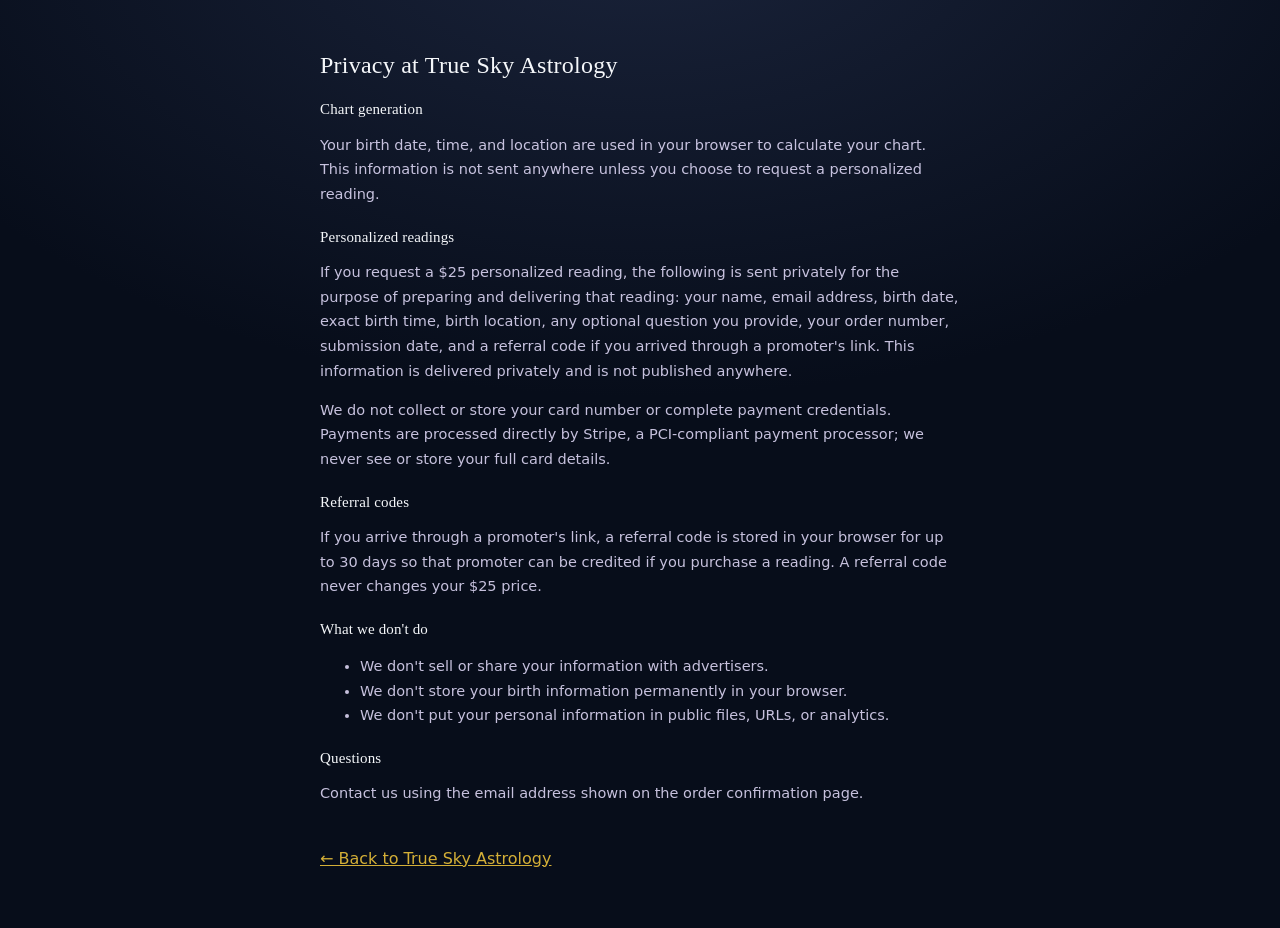
<file: privacy.html>
<!doctype html>
<html lang="en">
<head>
<meta charset="utf-8"/>
<meta name="viewport" content="width=device-width,initial-scale=1"/>
<meta http-equiv="Content-Security-Policy" content="default-src 'self'; script-src 'self' 'unsafe-inline' https://cdn.jsdelivr.net https://www.googletagmanager.com; style-src 'self' 'unsafe-inline' https://fonts.googleapis.com; font-src 'self' https://fonts.gstatic.com; img-src 'self' data:; connect-src 'self' https://nominatim.openstreetmap.org https://timeapi.io https://starchart13-fulfillment.lezkt1811.workers.dev https://www.google-analytics.com https://*.google-analytics.com https://*.analytics.google.com; object-src 'none'; base-uri 'self';">
<meta name="referrer" content="strict-origin-when-cross-origin">
<script async src="https://www.googletagmanager.com/gtag/js?id=G-M2TKEEQX6J"></script>
<script>window.dataLayer=window.dataLayer||[];function gtag(){dataLayer.push(arguments);}gtag("js",new Date());gtag("config","G-M2TKEEQX6J");</script>
<title>Privacy | True Sky Astrology</title>
<style>

body{background:#070D1A;color:#e8e0ff;font-family:'IBM Plex Sans',sans-serif;margin:0;padding:0;min-height:100vh;}
.wrap{max-width:640px;margin:0 auto;padding:36px 18px 60px;}
h1{font-family:'IBM Plex Sans',sans-serif;font-weight:900;color:#ffd700;font-size:24px;margin-bottom:18px;}
h2{font-family:'IBM Plex Sans',sans-serif;font-weight:800;color:#D4AF37;font-size:15px;letter-spacing:.06em;text-transform:uppercase;margin:22px 0 8px;}
p,li{font-size:14.5px;line-height:1.7;color:rgba(232,224,255,.85);}
a{color:#D4AF37;}
.back{display:inline-block;margin-top:28px;color:#D4AF37;text-decoration:underline;}
</style>
<link rel="preconnect" href="https://fonts.googleapis.com">
<link rel="preconnect" href="https://fonts.gstatic.com" crossorigin>
<link rel="stylesheet" href="https://fonts.googleapis.com/css2?family=IBM+Plex+Sans:wght@400;500;600&family=Marcellus&display=swap">
<link rel="icon" type="image/svg+xml" href="favicon.svg">
<link rel="stylesheet" href="css/true-sky.css">
<style>

body{font-family:var(--ts-sans) !important;}
h1,h2{color:var(--ts-ink) !important;background:none !important;-webkit-text-fill-color:currentColor !important;animation:none !important;text-transform:none !important;}
a.btn-back,a.btn,.btn-back{color:var(--ts-gold) !important;border-color:var(--ts-hair) !important;box-shadow:none !important;text-transform:none !important;}
.card,.box,.wrap > div{border-color:var(--ts-hair) !important;}

</style>
</head>
<body>
<script src="star-sparkle.js"></script>
<div class="wrap">
  <h1>Privacy at True Sky Astrology</h1>

  <h2>Chart generation</h2>
  <p>Your birth date, time, and location are used in your browser to calculate your chart. This information is not sent anywhere unless you choose to request a personalized reading.</p>

  <h2>Personalized readings</h2>
  <p>If you request a $25 personalized reading, the following is sent privately for the purpose of preparing and delivering that reading: your name, email address, birth date, exact birth time, birth location, any optional question you provide, your order number, submission date, and a referral code if you arrived through a promoter's link. This information is delivered privately and is not published anywhere.</p>
  <p>We do not collect or store your card number or complete payment credentials. Payments are processed directly by Stripe, a PCI-compliant payment processor; we never see or store your full card details.</p>

  <h2>Referral codes</h2>
  <p>If you arrive through a promoter's link, a referral code is stored in your browser for up to 30 days so that promoter can be credited if you purchase a reading. A referral code never changes your $25 price.</p>

  <h2>What we don't do</h2>
  <ul>
    <li>We don't sell or share your information with advertisers.</li>
    <li>We don't store your birth information permanently in your browser.</li>
    <li>We don't put your personal information in public files, URLs, or analytics.</li>
  </ul>

  <h2>Questions</h2>
  <p>Contact us using the email address shown on the order confirmation page.</p>

  <a class="back" href="index.html">&larr; Back to True Sky Astrology</a>
</div>
</body>
</html>
</file>
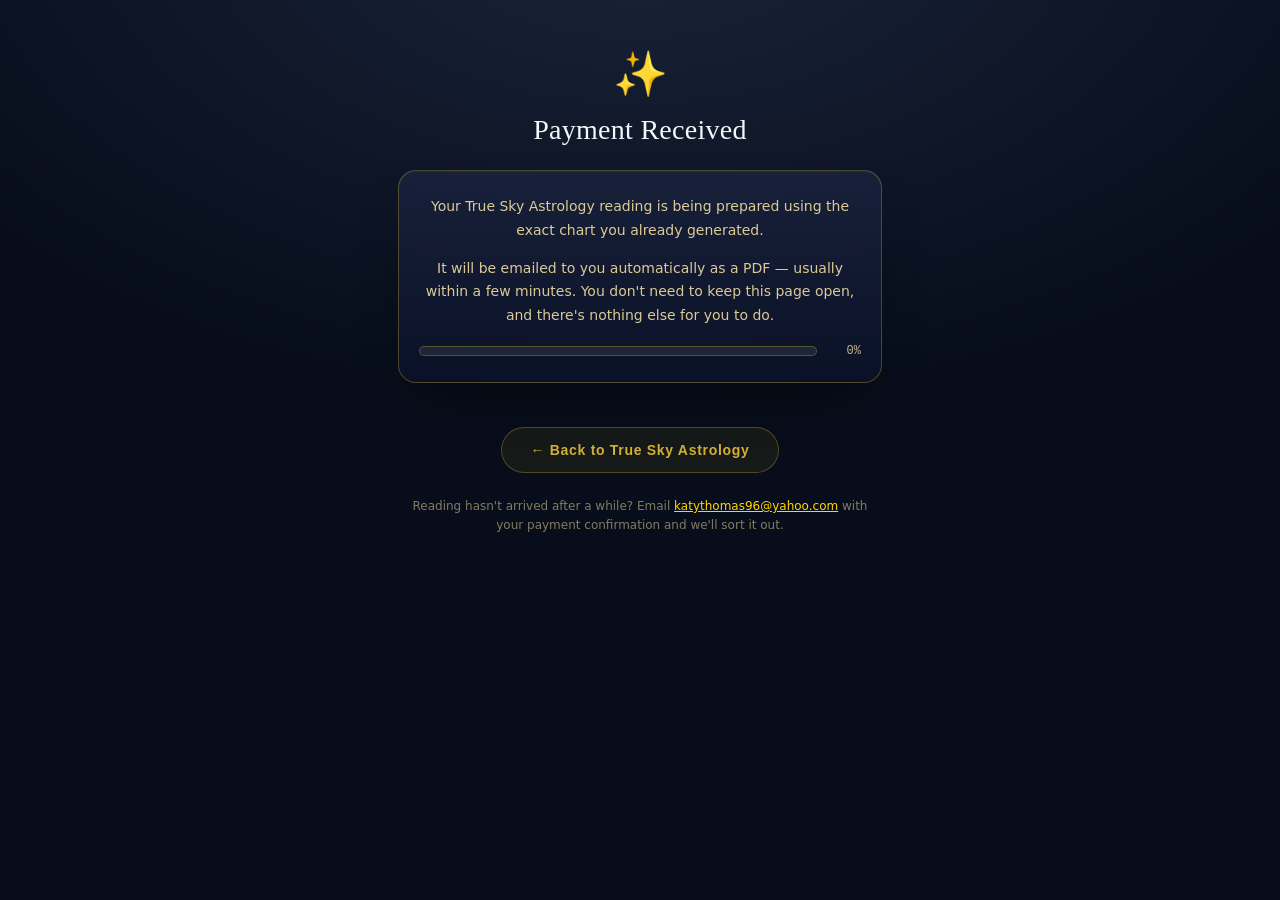
<file: reading-success.html>
<!doctype html>
<html lang="en">
<head>
<meta charset="utf-8"/>
<meta name="viewport" content="width=device-width,initial-scale=1"/>
<meta http-equiv="Content-Security-Policy" content="default-src 'self'; script-src 'self' 'unsafe-inline' https://cdn.jsdelivr.net https://www.googletagmanager.com; style-src 'self' 'unsafe-inline' https://fonts.googleapis.com; font-src 'self' https://fonts.gstatic.com; img-src 'self' data:; connect-src 'self' https://nominatim.openstreetmap.org https://timeapi.io https://starchart13-fulfillment.lezkt1811.workers.dev https://www.google-analytics.com https://*.google-analytics.com https://*.analytics.google.com; object-src 'none'; base-uri 'self';">
<meta name="referrer" content="strict-origin-when-cross-origin">
<script async src="https://www.googletagmanager.com/gtag/js?id=G-M2TKEEQX6J"></script>
<script>window.dataLayer=window.dataLayer||[];function gtag(){dataLayer.push(arguments);}gtag("js",new Date());gtag("config","G-M2TKEEQX6J");</script>
<title>Payment Received | True Sky Astrology</title>
<meta name="robots" content="noindex, nofollow">
<link rel="preconnect" href="https://fonts.googleapis.com">
<style>

*{box-sizing:border-box;margin:0;padding:0}
body{
  background:#000; color:#ffe9a8; font-family:'IBM Plex Sans',sans-serif; min-height:100vh;
}
.wrap{max-width:520px;margin:0 auto;padding:48px 18px 60px;text-align:center;}
h1{
  font-family:Marcellus,serif; font-weight:900; font-size:clamp(20px,6vw,28px);
  color:#ffd700; text-shadow:0 0 20px rgba(255,215,0,0.4); margin-bottom:14px;
}
.check{font-size:44px;margin-bottom:14px;}
p{font-size:14px;line-height:1.7;color:rgba(255,233,168,.85);margin-bottom:14px;}
.card{
  background:linear-gradient(180deg, rgba(255,215,0,.06), rgba(255,215,0,.02));
  border:1px solid rgba(255,215,0,.3); border-radius:16px; padding:24px 20px; margin:24px 0;
}
.status-line{font-family:'Courier New',monospace; font-size:12px; color:rgba(255,233,168,.55); margin-top:16px;}
.status-line.ready{color:#8dffb0;}
.status-line.failed{color:#ff8f8f;}
.progress-row{display:flex; align-items:center; gap:10px; margin-top:16px;}
.progress-track{flex:1; height:10px; border-radius:999px; background:rgba(255,255,255,.08); border:1px solid rgba(255,215,0,.25); overflow:hidden;}
.progress-fill{height:100%; width:0%; border-radius:999px; background:linear-gradient(90deg,#ffd700,#ffb347); box-shadow:0 0 10px rgba(255,215,0,.6); transition:width 1.1s ease, background .4s ease;}
.progress-fill.ready{background:linear-gradient(90deg,#8dffb0,#2ee884);}
.progress-fill.failed{background:linear-gradient(90deg,#ff8f8f,#ff5050);}
.progress-pct{font-family:'Courier New',monospace; font-size:12px; color:rgba(255,233,168,.75); min-width:34px; text-align:right;}
.btn-back{
  display:inline-block; margin-top:20px; padding:14px 28px; border-radius:999px;
  border:1px solid rgba(255,215,0,.4); background:rgba(255,215,0,.06); color:#ffd700;
  font-family:'IBM Plex Sans',sans-serif; font-weight:900; font-size:14px; text-decoration:none; letter-spacing:.05em;
}
.contact{font-size:12px; color:rgba(255,233,168,.5); margin-top:24px; line-height:1.6;}
.contact a{color:#ffd700;}
</style>
<link rel="preconnect" href="https://fonts.googleapis.com">
<link rel="preconnect" href="https://fonts.gstatic.com" crossorigin>
<link rel="stylesheet" href="https://fonts.googleapis.com/css2?family=IBM+Plex+Sans:wght@400;500;600&family=Marcellus&display=swap">
<link rel="icon" type="image/svg+xml" href="favicon.svg">
<link rel="stylesheet" href="css/true-sky.css">
<style>

body{font-family:var(--ts-sans) !important;}
h1,h2{color:var(--ts-ink) !important;background:none !important;-webkit-text-fill-color:currentColor !important;animation:none !important;text-transform:none !important;}
a.btn-back,a.btn,.btn-back{color:var(--ts-gold) !important;border-color:var(--ts-hair) !important;box-shadow:none !important;text-transform:none !important;}
.card,.box,.wrap > div{border-color:var(--ts-hair) !important;}

</style>
</head>
<body>
<script src="star-sparkle.js"></script>
<div class="wrap">
  <div class="check">✨</div>
  <h1>Payment Received</h1>
  <div class="card">
    <p>Your True Sky Astrology reading is being prepared using the exact chart you already generated.</p>
    <p>It will be emailed to you automatically as a PDF — usually within a few minutes. You don't need to keep this page open, and there's nothing else for you to do.</p>
    <div class="status-line" id="statusLine">Checking status…</div>
    <div class="progress-row">
      <div class="progress-track"><div class="progress-fill" id="progressFill"></div></div>
      <div class="progress-pct" id="progressPct">0%</div>
    </div>
  </div>
  <a class="btn-back" href="index.html">&larr; Back to True Sky Astrology</a>
  <p class="contact">
    Reading hasn't arrived after a while? Email <a id="contactLink" href="#">this address</a> with your payment confirmation and we'll sort it out.
  </p>
</div>

<script src="reading-config.js"></script>
<script>
(function(){
  try{
    const email = READING_SALES_CONFIG.contactEmail;
    if(email && email.indexOf("REPLACE_WITH") !== 0){
      document.getElementById("contactLink").href = "mailto:" + email;
      document.getElementById("contactLink").textContent = email;
    }
  }catch(e){}

  const params = new URLSearchParams(window.location.search);
  const sessionId = params.get("session_id");
  const statusEl = document.getElementById("statusLine");
  const base = (typeof READING_SALES_CONFIG !== "undefined" && READING_SALES_CONFIG.fulfillmentApiBase) || "";

  if(!sessionId || !base || base.indexOf("REPLACE_WITH") === 0){
    statusEl.textContent = "";
    return;
  }

  /* Fires a GA event at most once per Checkout Session ID, using localStorage as the
     dedup store -- so a refresh or revisit of this exact success-page URL (same
     session_id in the query string) never double-counts a purchase or delivery,
     no matter how many times /status is polled or the page is reloaded. */
  function gaOnce(key, name, params){
    try{
      const storeKey = "sc13_ga_" + key + "_" + sessionId;
      if(localStorage.getItem(storeKey)) return;
      localStorage.setItem(storeKey, "1");
      if(typeof gtag === "function") gtag("event", name, params || {});
    }catch(e){}
  }

  const PRODUCT_BY_SCHEMA = {
    "starchart13-detailed-reading": {product_id:"full_reading_25", price:25},
    "starchart13-mini-reading": {product_id:"mini_reading_7", price:7},
  };

  const labels = {
    prepared: "Waiting for payment confirmation…",
    paid: "Payment confirmed — starting your reading…",
    generating: "Writing your personalized reading…",
    generated: "Reading complete — preparing your PDF…",
    emailing: "Sending your PDF now…",
    fulfilled: "✓ Your reading has been emailed!",
    failed: "We hit a snag — we've been notified and will follow up by email.",
    pending: "Waiting for payment confirmation…",
  };

  /* Real fulfillment stages, not a simulated/fake progress animation -- each number is
     how far through the actual pipeline (webhook -> AI writing -> PDF -> email) that
     stage represents. "failed" freezes the bar wherever it last was, in red, rather
     than resetting it, since the work really did get partway through. */
  const stagePercent = {
    prepared: 8,
    pending: 8,
    paid: 20,
    generating: 50,
    generated: 78,
    emailing: 92,
    fulfilled: 100,
  };

  const progressFill = document.getElementById("progressFill");
  const progressPct = document.getElementById("progressPct");
  let lastPercent = 0;

  function setProgress(status){
    const target = stagePercent[status];
    if(typeof target === "number") lastPercent = target;
    progressFill.style.width = lastPercent + "%";
    progressPct.textContent = lastPercent + "%";
    progressFill.className = "progress-fill" + (status === "fulfilled" ? " ready" : status === "failed" ? " failed" : "");
  }

  let attempts = 0;
  function poll(){
    attempts++;
    fetch(base + "/status?session_id=" + encodeURIComponent(sessionId))
      .then(function(r){ return r.json(); })
      .then(function(data){
        const label = labels[data.status] || "Checking status…";
        statusEl.textContent = label;
        statusEl.className = "status-line" + (data.status === "fulfilled" ? " ready" : data.status === "failed" ? " failed" : "");
        setProgress(data.status);

        const product = PRODUCT_BY_SCHEMA[data.schema] || {};
        // Stripe only ever redirects here after a completed Checkout Session, so any
        // status at or past "paid" is itself the purchase-confirmation signal.
        if(data.status && data.status !== "pending" && data.status !== "prepared"){
          gaOnce("purchase", "reading_purchase_completed", product);
        }
        if(data.status === "fulfilled"){
          gaOnce("delivered", "reading_delivery_completed", product);
        }
        if(data.status === "failed"){
          gaOnce("failed", "reading_delivery_failed", product);
        }

        if(data.status !== "fulfilled" && data.status !== "failed" && attempts < 40){
          setTimeout(poll, 4000);
        }
      })
      .catch(function(){ statusEl.textContent = ""; });
  }
  poll();
})();
</script>
</body>
</html>
</file>
<file: css/true-sky.css>
/* =====================================================================
   True Sky Astrology — Observatory theme layer
   Loaded AFTER css/base.css. Base keeps every layout rule the chart
   engine depends on; this file only restyles color, type, borders and
   atmosphere. Nothing here touches the calculation scripts.
   ===================================================================== */

:root{
  --ts-night:#070D1A;
  --ts-deep:#0B132B;
  --ts-slate:#1C2541;
  --ts-slate-2:#2A3656;
  --ts-ink:#F5F7FA;
  --ts-muted:#AEB8CC;
  --ts-gold:#D4AF37;
  --ts-gold-hi:#F7E7A1;
  --ts-gold-lo:#8C6D1F;
  --ts-amber:#F39C12;
  --ts-hair:rgba(212,175,55,.32);
  --ts-hair-soft:rgba(245,247,250,.10);
  --ts-serif:"Marcellus","Cormorant Garamond",Georgia,serif;
  --ts-sans:"IBM Plex Sans",system-ui,-apple-system,"Segoe UI",sans-serif;
  --ts-radius-lg:18px;
  --ts-radius:12px;
  --ts-shimmer:linear-gradient(110deg,var(--ts-gold-lo) 0%,var(--ts-gold) 28%,var(--ts-gold-hi) 46%,var(--ts-gold) 62%,var(--ts-gold-lo) 100%);

  /* re-point the original tokens so any base rule using them follows suit */
  --bg:#070D1A; --card:#0B132B; --border:rgba(212,175,55,.32); --ink:#F5F7FA;
  --muted:#AEB8CC; --accent:#D4AF37; --blue:#D4AF37; --cyan:#D4AF37;
  --indigo:#8A97B5; --violet:#E9D8A6; --magenta:#F39C12;
  --neon1:#D4AF37; --neon2:#E9D8A6; --neon3:#8A97B5; --neon4:#F39C12; --neon5:#E9D8A6; --neon6:#F5F7FA;
  --birthGlow:rgba(212,175,55,.14); --birthBorder:rgba(212,175,55,.45); --birthBgA:rgba(11,19,43,.7);
  color-scheme:dark;
}

/* ---------- atmosphere: deep sky + faint coordinate grid ---------- */
html{background:var(--ts-night);}
body{
  background:
    radial-gradient(1200px 700px at 50% -10%, rgba(42,54,86,.55), transparent 70%),
    var(--ts-night) !important;
  color:var(--ts-ink) !important;
  font-family:var(--ts-sans) !important;
  font-feature-settings:"tnum" 1;
  -webkit-font-smoothing:antialiased;
}
body::after{
  /* right ascension / declination style hairlines, fixed behind everything */
  content:""; position:fixed; inset:0; z-index:-3; pointer-events:none;
  background:
    repeating-linear-gradient(90deg, rgba(212,175,55,.035) 0 1px, transparent 1px 120px),
    repeating-linear-gradient(0deg,  rgba(245,247,250,.025) 0 1px, transparent 1px 120px),
    radial-gradient(circle at 50% 120%, transparent 0 38%, rgba(212,175,55,.05) 38.1% 38.25%, transparent 38.4% 55%, rgba(212,175,55,.04) 55.1% 55.25%, transparent 55.4%);
  -webkit-mask-image:radial-gradient(ellipse at 50% 30%, #000 30%, transparent 85%);
          mask-image:radial-gradient(ellipse at 50% 30%, #000 30%, transparent 85%);
}
#sc13SparkleCanvas{opacity:.7;}

/* kill the old neon glow everywhere, including inline styles */
[style*="text-shadow"]{text-shadow:none !important;}
h1,h2,h3,h4,.card-title,.subtitle,.sc13-section-title,.sc13-hero-h1{text-shadow:none !important;filter:none !important;}

::selection{background:rgba(212,175,55,.35);color:#fff;}
a{color:var(--ts-gold);}
a:hover{color:var(--ts-gold-hi);}
:focus-visible{outline:2px solid var(--ts-gold-hi) !important;outline-offset:2px;}

/* ---------- typography ---------- */
h1,h2,h3,h4,.sc13-section-title,.card-title{font-family:var(--ts-serif) !important;font-weight:400 !important;letter-spacing:.01em !important;}
[style*="Raleway"],[style*="Trebuchet"],[style*="Arial"]{font-family:var(--ts-sans) !important;}
[style*="Cinzel"]{font-family:var(--ts-serif) !important;}

/* ---------- navigation ---------- */
.sc13-nav{
  background:rgba(7,13,26,.82) !important;
  border-bottom:1px solid var(--ts-hair) !important;
  box-shadow:none !important;
  backdrop-filter:blur(10px); -webkit-backdrop-filter:blur(10px);
}
.sc13-nav-brand{
  font-family:var(--ts-serif) !important; font-size:19px !important; letter-spacing:.04em !important;
  background:var(--ts-shimmer); background-size:250% auto;
  -webkit-background-clip:text; background-clip:text; color:transparent !important; -webkit-text-fill-color:transparent;
  animation:tsShimmer 9s linear infinite; filter:none !important; text-transform:none !important; font-weight:400 !important;
  display:inline-flex; align-items:center; gap:9px;
}
.sc13-nav-brand .ts-mark{-webkit-text-fill-color:initial;flex:none;}
.sc13-nav{gap:8px 26px !important;padding:12px 20px !important;}
.sc13-nav-links{gap:4px 22px !important;}
.sc13-nav-links a{font-size:14px !important;}
.sc13-nav-cta{font-size:14px !important;padding:9px 18px !important;}
@media (max-width:560px){
  .sc13-nav{display:grid !important;grid-template-columns:1fr auto;gap:6px 12px !important;padding:10px 16px 6px !important;}
  .sc13-nav-brand{width:auto !important;text-align:left !important;margin:0 !important;font-size:18px !important;}
  .sc13-nav-cta{grid-column:2;grid-row:1;justify-self:end;margin:0 !important;padding:8px 14px !important;font-size:13.5px !important;}
  .sc13-nav-links{grid-column:1/-1;grid-row:2;justify-content:flex-start !important;flex-wrap:nowrap !important;overflow-x:auto;gap:4px 18px !important;scrollbar-width:none;}
  .sc13-nav-links::-webkit-scrollbar{display:none;}
  .sc13-nav-links a{font-size:13.5px !important;white-space:nowrap;padding:6px 0 !important;}
}
.sc13-nav-links a{color:var(--ts-muted) !important;font-family:var(--ts-sans) !important;font-weight:500 !important;letter-spacing:.02em !important;text-transform:none !important;text-shadow:none !important;}
.sc13-nav-links a:hover{color:var(--ts-gold-hi) !important;}
.sc13-nav-cta{
  font-family:var(--ts-sans) !important; font-weight:600 !important; letter-spacing:.02em !important; text-transform:none !important;
  color:var(--ts-night) !important; background:var(--ts-gold) !important; border:1px solid var(--ts-gold-hi) !important;
  box-shadow:none !important; border-radius:999px !important;
}
.sc13-nav-cta:hover{background:var(--ts-gold-hi) !important;}

/* ---------- hero: the instrument ---------- */
.ts-hero{
  max-width:1080px; margin:0 auto; padding:clamp(28px,6vw,64px) 20px clamp(18px,4vw,36px);
  display:grid; grid-template-columns:minmax(0,1.05fr) minmax(0,1fr); gap:clamp(20px,4vw,56px); align-items:center;
}
.ts-hero-copy{max-width:34rem;}
.ts-hero-kicker{
  font-family:var(--ts-sans); font-size:14px; color:var(--ts-gold); margin-bottom:14px; display:flex; align-items:center; gap:10px;
}
.ts-hero-kicker::before{content:"";width:28px;height:1px;background:var(--ts-gold);}
.ts-hero h1{
  font-family:var(--ts-serif) !important; font-size:clamp(38px,6.4vw,68px) !important; line-height:1.04 !important;
  color:var(--ts-ink) !important; text-align:left !important; margin:0 0 18px !important; letter-spacing:-.005em !important;
}
.ts-hero-lede{font-size:clamp(16px,2.1vw,18.5px); line-height:1.62; color:var(--ts-muted); margin-bottom:26px; max-width:31rem;}
.ts-hero-actions{display:flex; flex-wrap:wrap; gap:12px; align-items:center;}
.ts-btn{
  display:inline-flex; align-items:center; justify-content:center; gap:8px; min-height:48px; padding:0 24px;
  border-radius:999px; font-family:var(--ts-sans); font-weight:600; font-size:15.5px; letter-spacing:.01em;
  text-decoration:none; cursor:pointer; transition:background .2s, color .2s, border-color .2s;
}
.ts-btn-gold{color:var(--ts-night) !important; background:var(--ts-gold); border:1px solid var(--ts-gold-hi);}
.ts-btn-gold:hover{background:var(--ts-gold-hi);}
.ts-btn-ghost{color:var(--ts-ink) !important; background:transparent; border:1px solid var(--ts-hair);}
.ts-btn-ghost:hover{border-color:var(--ts-gold); color:var(--ts-gold-hi) !important;}
.ts-hero-facts{display:flex; flex-wrap:wrap; gap:8px 22px; margin-top:26px; padding-top:18px; border-top:1px solid var(--ts-hair-soft); font-size:13.5px; color:var(--ts-muted);}
.ts-hero-facts b{color:var(--ts-ink); font-weight:600;}

.ts-instrument{position:relative; width:100%; max-width:470px; margin:0 auto; aspect-ratio:1;}
.ts-instrument svg{width:100%; height:100%; display:block; overflow:visible;}
.ts-ring-rotor{transform-origin:250px 250px; animation:tsTurn 240s linear infinite;}
.ts-instrument-caption{text-align:center; font-size:12.5px; color:var(--ts-muted); margin-top:8px;}
@keyframes tsTurn{to{transform:rotate(-360deg);}}
@media (max-width:820px){
  .ts-hero{grid-template-columns:1fr; text-align:left;}
  .ts-instrument{max-width:340px; order:2;}
}

/* ---------- sections ---------- */
.sc13-section{max-width:760px !important;}
.sc13-eyebrow{
  font-family:var(--ts-sans) !important; text-transform:none !important; letter-spacing:.02em !important;
  color:var(--ts-gold) !important; font-weight:500 !important; font-size:14px !important; text-shadow:none !important;
}
.sc13-section-title{
  color:var(--ts-ink) !important; font-size:clamp(26px,4.6vw,38px) !important; line-height:1.15 !important;
  background:none !important; -webkit-text-fill-color:currentColor !important; animation:none !important; text-transform:none !important;
}
.sc13-section-sub{color:var(--ts-gold) !important; font-family:var(--ts-serif) !important; letter-spacing:.02em !important; text-transform:none !important;}
.sc13-section-copy{color:var(--ts-muted) !important; font-size:16.5px !important; line-height:1.7 !important; max-width:62ch; margin-left:auto; margin-right:auto;}
.sc13-section-copy strong{color:var(--ts-ink) !important;}

/* ---------- cards & panels ---------- */
.card,.sc13-about,.sc13-method,.sc13-reading-card,.sc13-vs-col,.sc13-lab-card,.sc13-trust-box,.sc13-notable-card{
  background:linear-gradient(180deg, rgba(28,37,65,.72), rgba(11,19,43,.78)) !important;
  border:1px solid var(--ts-hair) !important;
  box-shadow:0 1px 0 rgba(247,231,161,.06) inset, 0 24px 60px -30px rgba(0,0,0,.8) !important;
  border-radius:var(--ts-radius-lg) !important;
}
.card-title{
  color:var(--ts-gold-hi) !important; background:none !important; -webkit-text-fill-color:currentColor !important;
  animation:none !important; text-transform:none !important; font-size:20px !important;
  border-bottom:1px solid var(--ts-hair-soft) !important;
}

/* the birth form: the one card that gets a live shimmering border */
.birth-card{
  border:1px solid transparent !important;
  background:
    linear-gradient(180deg,#141D38,#0B132B) padding-box,
    var(--ts-shimmer) border-box !important;
  background-size:100% 100%, 300% 100% !important;
  animation:tsBorderShimmer 7s linear infinite;
  box-shadow:0 30px 80px -40px rgba(212,175,55,.35), 0 0 0 1px rgba(0,0,0,.4) !important;
}

/* ---------- form fields: gold hairline that catches the light ---------- */
.field label{
  color:var(--ts-muted) !important; text-shadow:none !important; text-transform:none !important;
  font-family:var(--ts-sans) !important; font-size:13px !important; font-weight:500 !important; letter-spacing:.01em !important; opacity:1 !important;
}
.field input,.field select,#tHour,#tMin,#tAmPm,.reading-field input,.reading-field textarea{
  color:var(--ts-ink) !important; font-family:var(--ts-sans) !important;
  border:1px solid transparent !important;
  background:
    linear-gradient(var(--ts-night),var(--ts-night)) padding-box,
    linear-gradient(110deg, rgba(212,175,55,.35), rgba(247,231,161,.85) 45%, rgba(212,175,55,.35) 60%, rgba(140,109,31,.35)) border-box !important;
  background-size:100% 100%, 280% 100% !important;
  animation:tsBorderShimmer 9s linear infinite;
  border-radius:var(--ts-radius) !important; box-shadow:none !important;
}
.field input:focus,.field select:focus,#tHour:focus,#tMin:focus,#tAmPm:focus{
  background:
    linear-gradient(#0B1530,#0B1530) padding-box,
    var(--ts-shimmer) border-box !important;
  background-size:100% 100%, 200% 100% !important;
  box-shadow:0 0 0 3px rgba(212,175,55,.18) !important;
}
.field input::placeholder{color:rgba(174,184,204,.55);}
input[type="date"]::-webkit-calendar-picker-indicator{filter:invert(.8) sepia(1) saturate(3) hue-rotate(5deg);}
.ac-drop{background:var(--ts-deep) !important;border:1px solid var(--ts-hair) !important;}
.ac-item{color:var(--ts-ink) !important;border-color:var(--ts-hair-soft) !important;}
.ac-item:hover{background:rgba(212,175,55,.12) !important;}

/* ---------- buttons ---------- */
.calc-btn,.sc13-sparkle-btn{
  font-family:var(--ts-sans) !important; font-weight:600 !important; letter-spacing:.02em !important; text-transform:none !important;
  color:var(--ts-night) !important;
  background:linear-gradient(110deg,#B8912A,#D4AF37 35%,#F7E7A1 50%,#D4AF37 65%,#B8912A) !important;
  background-size:250% 100% !important; animation:tsShimmer 6s linear infinite !important;
  border:1px solid var(--ts-gold-hi) !important; box-shadow:0 12px 30px -14px rgba(212,175,55,.7) !important;
  text-shadow:none !important;
}
.sc13-sparkle-btn::after{display:none !important;}
.pbtn,.link-btn{
  background:transparent !important; border:1px solid var(--ts-hair) !important; color:var(--ts-ink) !important;
  box-shadow:none !important; font-family:var(--ts-sans) !important; font-weight:500 !important; letter-spacing:.01em !important;
}
.pbtn:hover,.link-btn:hover{border-color:var(--ts-gold) !important;color:var(--ts-gold-hi) !important;background:rgba(212,175,55,.06) !important;}
.sc13-hero-cta,.sc13-reading-cta{
  font-family:var(--ts-sans) !important; text-transform:none !important; letter-spacing:.01em !important; font-weight:600 !important;
  color:var(--ts-night) !important; background:var(--ts-gold) !important; border:1px solid var(--ts-gold-hi) !important;
  box-shadow:none !important; border-radius:999px !important; text-shadow:none !important;
}
.sc13-hero-cta:hover,.sc13-reading-cta:hover{background:var(--ts-gold-hi) !important;}
.sc13-advanced summary{color:var(--ts-muted) !important;font-family:var(--ts-sans) !important;text-transform:none !important;letter-spacing:.01em !important;}

/* ---------- status & results ---------- */
.status{font-family:var(--ts-sans) !important;border-color:var(--ts-hair) !important;background:rgba(7,13,26,.6) !important;color:var(--ts-muted) !important;}
.st-ok{color:#BFE3C2 !important;border-color:rgba(160,214,170,.35) !important;}
.st-err{color:#F2B8A8 !important;border-color:rgba(232,120,96,.45) !important;}
.wheel-card{background:var(--ts-night) !important;}
.wheel-card .card-title{border-bottom:none !important;text-align:center;}
.out,#outAsp{font-family:var(--ts-sans) !important;color:var(--ts-ink) !important;}
#outAsp{background:rgba(11,19,43,.75) !important;border-color:var(--ts-hair) !important;}
.out table td,.out table th,#outAsp td,#outAsp th{border-color:rgba(212,175,55,.16) !important;}
#big3{background:linear-gradient(135deg,rgba(28,37,65,.8),rgba(11,19,43,.8)) !important;border-color:var(--ts-hair) !important;}

/* plot twist + notable placements */
#sc13PlotTwist,.sc13-twist-line{font-family:var(--ts-sans) !important;}
.sc13-twist-tag{font-family:var(--ts-sans) !important;color:var(--ts-gold) !important;border-color:var(--ts-hair) !important;background:rgba(212,175,55,.08) !important;}
.sc13-twist-value-accent{color:var(--ts-gold-hi) !important;}
.sc13-notable-row.sc13-notable-highlight{background:rgba(212,175,55,.08) !important;border-color:var(--ts-hair) !important;}

/* ---------- offer card ---------- */
#sc13ReadingProduct > div{
  border:1px solid transparent !important;
  background:
    linear-gradient(165deg,#1A2547,#0B132B 70%) padding-box,
    var(--ts-shimmer) border-box !important;
  background-size:100% 100%, 300% 100% !important;
  animation:tsBorderShimmer 8s linear infinite;
  box-shadow:0 30px 80px -40px rgba(212,175,55,.45) !important;
}
#sc13PrepareBtn{
  background:linear-gradient(110deg,#B8912A,#D4AF37 35%,#F7E7A1 50%,#D4AF37 65%,#B8912A) !important;
  background-size:250% 100% !important; animation:tsShimmer 6s linear infinite;
  color:var(--ts-night) !important; border:1px solid var(--ts-gold-hi) !important; box-shadow:none !important;
  font-family:var(--ts-sans) !important; font-weight:600 !important; letter-spacing:.02em !important;
}
#sc13MiniReading > div:nth-child(2){border-color:var(--ts-hair) !important;background:rgba(11,19,43,.6) !important;}
#sc13MiniReadingBtn{color:var(--ts-gold-hi) !important;border-color:var(--ts-hair) !important;}

/* sticky mobile buy bar */
#sc13StickyBuy{background:rgba(7,13,26,.95) !important;border-top:1px solid var(--ts-hair) !important;}
.sc13-sticky-btn{background:var(--ts-gold) !important;color:var(--ts-night) !important;border:none !important;box-shadow:none !important;font-family:var(--ts-sans) !important;font-weight:600 !important;}
.sc13-sticky-text{font-family:var(--ts-sans) !important;color:var(--ts-ink) !important;}
.sc13-sticky-text span{color:var(--ts-gold) !important;}

/* ---------- content sections ---------- */
details.sc13-collapse > summary.sc13-collapse-summary{cursor:pointer;}
.sc13-collapse-chevron{color:var(--ts-gold) !important;}
.sc13-reading-card h3,.sc13-lab-card h3,.sc13-vs-col h4{color:var(--ts-ink) !important;font-family:var(--ts-serif) !important;text-transform:none !important;letter-spacing:.01em !important;}
.sc13-reading-card .sc13-reading-kicker{color:var(--ts-gold) !important;text-transform:none !important;font-family:var(--ts-sans) !important;letter-spacing:.01em !important;}
.sc13-reading-card p,.sc13-reading-card ul,.sc13-vs-col ul,.sc13-lab-card p{color:var(--ts-muted) !important;}
.sc13-vs-col.sc13-vs-accent{border-color:rgba(212,175,55,.6) !important;}
.sc13-trust-line{font-family:var(--ts-serif) !important;color:var(--ts-ink) !important;}
.sc13-trust-line em{color:var(--ts-gold) !important;}
.sc13-faq-item{border-color:var(--ts-hair-soft) !important;}
.sc13-faq-item summary{color:var(--ts-ink) !important;font-family:var(--ts-sans) !important;font-weight:500 !important;}
.sc13-faq-item summary:before{color:var(--ts-gold) !important;}
.sc13-faq-item p{color:var(--ts-muted) !important;}
.privacy-note{color:var(--ts-muted) !important;font-family:var(--ts-sans) !important;}

/* constellation table — the data readout */
.ts-table-wrap{max-width:760px;margin:22px auto 0;padding:0 16px;}
.ts-table{width:100%;border-collapse:collapse;font-size:15px;}
.ts-table caption{caption-side:bottom;text-align:left;color:var(--ts-muted);font-size:13px;padding-top:12px;line-height:1.55;}
.ts-table th{font-weight:500;color:var(--ts-muted);text-align:left;padding:10px 12px;border-bottom:1px solid var(--ts-hair);font-size:13.5px;}
.ts-table td{padding:11px 12px;border-bottom:1px solid var(--ts-hair-soft);color:var(--ts-ink);}
.ts-table td.ts-num{text-align:right;font-variant-numeric:tabular-nums;color:var(--ts-gold-hi);}
.ts-table th.ts-num{text-align:right;}
.ts-table tr.ts-row-oph td{background:rgba(212,175,55,.07);}
.ts-table .ts-glyph{display:inline-block;width:1.6em;color:var(--ts-gold);font-family:"Segoe UI Symbol","Apple Symbols","DejaVu Sans",serif;}
.ts-bar{display:inline-block;height:4px;border-radius:2px;background:linear-gradient(90deg,var(--ts-gold-lo),var(--ts-gold));vertical-align:middle;margin-left:10px;}
@media (max-width:520px){.ts-bar{display:none;}.ts-table{font-size:14px;}.ts-table td,.ts-table th{padding:9px 6px;}}

.ts-steps{list-style:none;counter-reset:ts;max-width:640px;margin:18px auto 0;padding:0;}
.ts-steps li{counter-increment:ts;display:grid;grid-template-columns:40px 1fr;gap:14px;padding:14px 0;border-bottom:1px solid var(--ts-hair-soft);color:var(--ts-muted);line-height:1.65;font-size:16px;}
.ts-steps li::before{content:counter(ts);font-family:var(--ts-serif);font-size:22px;color:var(--ts-gold);line-height:1.3;}
.ts-steps li b{color:var(--ts-ink);font-weight:600;}

/* ---------- footer ---------- */
.ts-footer{max-width:1040px;margin:48px auto 0;padding:34px 20px 40px;border-top:1px solid var(--ts-hair);display:grid;grid-template-columns:1.4fr 1fr 1fr;gap:28px;font-size:14px;color:var(--ts-muted);}
.ts-footer-brand{font-family:var(--ts-serif);font-size:22px;color:var(--ts-ink);margin-bottom:8px;display:flex;align-items:center;gap:10px;}
.ts-footer h3{font-family:var(--ts-sans) !important;font-size:14px !important;font-weight:600 !important;color:var(--ts-ink) !important;margin-bottom:10px;}
.ts-footer ul{list-style:none;padding:0;margin:0;display:grid;gap:8px;}
.ts-footer a{color:var(--ts-muted);text-decoration:none;}
.ts-footer a:hover{color:var(--ts-gold-hi);}
.ts-footer-legal{grid-column:1/-1;border-top:1px solid var(--ts-hair-soft);padding-top:18px;font-size:12.5px;line-height:1.6;}
@media (max-width:700px){.ts-footer{grid-template-columns:1fr 1fr;}.ts-footer > div:first-child{grid-column:1/-1;}}

/* ---------- motion ---------- */
@keyframes tsShimmer{0%{background-position:0% 50%;}100%{background-position:250% 50%;}}
@keyframes tsBorderShimmer{0%{background-position:0 0, 0% 50%;}100%{background-position:0 0, 300% 50%;}}
@media (prefers-reduced-motion: reduce){
  *,*::before,*::after{animation:none !important;transition:none !important;}
  #sc13SparkleCanvas{display:none;}
}

/* layout refinements */
@media (min-width:820px){ .sc13-reading-grid{grid-template-columns:repeat(3,minmax(0,1fr)) !important;} }
.sc13-collapse-chevron{display:inline-block;font-size:.55em;margin-left:12px;vertical-align:.2em;transition:transform .2s;}
details[open] > summary .sc13-collapse-chevron{transform:rotate(180deg);}
</file>
